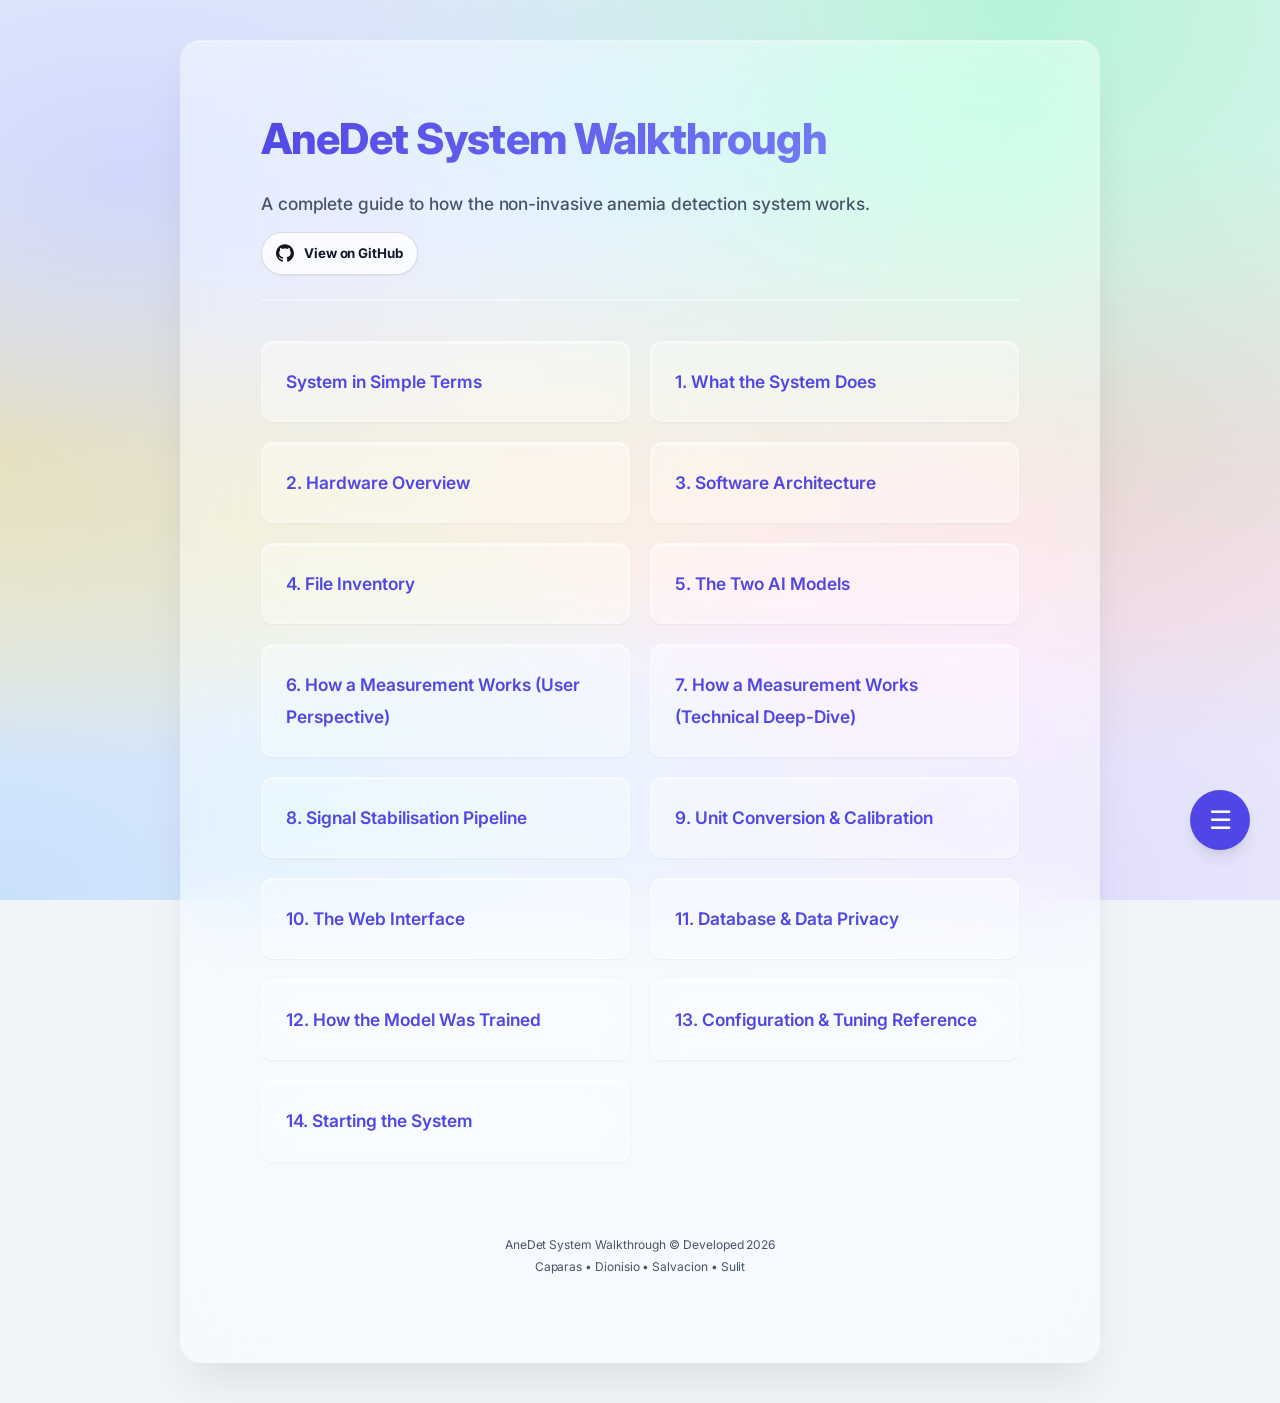
<file: index.html>
<!DOCTYPE html>
<html lang="en">

<head>
  <meta charset="UTF-8">
  <meta name="viewport" content="width=device-width, initial-scale=1.0, maximum-scale=1.0, user-scalable=no">
  <title>AneDet System Walkthrough</title>
  <style>
    @import url('https://fonts.googleapis.com/css2?family=Inter:wght@400;500;600;700&family=Fira+Code:wght@400;500&display=swap');

    :root {
      --primary: #4f46e5;
      --primary-light: #eef2ff;
      --accent: #f59e0b;
      --green: #10b981;
      --red: #ef4444;
      --text: #1e293b;
      --text-secondary: #475569;
      --border: rgba(255, 255, 255, 0.4);
      --bg: #f3f4f6;
      --bg-code: rgba(255, 255, 255, 0.4);
      --bg-note: rgba(224, 231, 255, 0.5);
      --bg-tip: rgba(209, 250, 229, 0.5);
      --bg-important: rgba(254, 243, 199, 0.5);
      --bg-caution: rgba(254, 226, 226, 0.5);
      --shadow-sm: 0 1px 2px 0 rgb(0 0 0 / 0.05);
      --shadow-md: 0 4px 6px -1px rgb(0 0 0 / 0.1), 0 2px 4px -2px rgb(0 0 0 / 0.1);
      --shadow-lg: 0 10px 15px -3px rgb(0 0 0 / 0.1), 0 4px 6px -4px rgb(0 0 0 / 0.1);
      --radius: 12px;
      /* Glass Constants */
      --glass-bg: rgba(255, 255, 255, 0.45);
      --glass-gloss: rgba(255, 255, 255, 0.9);
    }

    * {
      box-sizing: border-box;
      margin: 0;
      padding: 0;
    }

    html {
      scroll-behavior: smooth;
      background-color: #f1f5f9;
      background-image: 
        radial-gradient(at 10% 20%, rgba(199, 210, 254, 0.8) 0px, transparent 50%),
        radial-gradient(at 80% 0%, rgba(167, 243, 208, 0.8) 0px, transparent 50%),
        radial-gradient(at 0% 50%, rgba(253, 230, 138, 0.8) 0px, transparent 50%),
        radial-gradient(at 80% 50%, rgba(254, 202, 202, 0.8) 0px, transparent 50%),
        radial-gradient(at 0% 100%, rgba(191, 219, 254, 0.8) 0px, transparent 50%),
        radial-gradient(at 80% 100%, rgba(221, 214, 254, 0.8) 0px, transparent 50%);
      background-attachment: fixed;
      background-size: cover;
    }

    body {
      font-family: 'Inter', -apple-system, BlinkMacSystemFont, sans-serif;
      font-size: 11.5pt;
      line-height: 1.8;
      color: var(--text);
      max-width: 920px;
      margin: 40px auto;
      padding: 60px 80px;
      border-radius: 20px;
      box-shadow: 0 25px 50px -12px rgba(0, 0, 0, 0.1), inset 0 1px 1px var(--glass-gloss);
      border: 1px solid var(--border);
      position: relative;
      z-index: 1; /* Establishes stacking context without breaking position: fixed */
      -webkit-text-size-adjust: 100%;
    }

    body::before {
      content: "";
      position: absolute;
      top: 0; left: 0; right: 0; bottom: 0;
      /* Massive Glass UI moved to Pseudo-element */
      background: var(--glass-bg);
      backdrop-filter: blur(40px) saturate(180%);
      -webkit-backdrop-filter: blur(40px) saturate(180%);
      border-radius: 20px;
      z-index: -1;
    }

    @media print {
      body {
        padding: 20px 30px;
        font-size: 10pt;
        max-width: none;
      }

      .github-repo-btn {
        display: none;
      }

      .page-break {
        page-break-before: always;
      }

      h2 {
        page-break-after: avoid;
      }

      table,
      pre,
      .callout {
        page-break-inside: avoid;
      }
    }

    h1 {
      font-size: 32pt;
      font-weight: 800;
      letter-spacing: -0.02em;
      margin-bottom: 8px;
      background: linear-gradient(135deg, var(--primary), #818cf8);
      -webkit-background-clip: text;
      -webkit-text-fill-color: transparent;
      padding-bottom: 4px;
      border-bottom: none;
    }

    h1+p.subtitle {
      font-size: 13pt;
      color: var(--text-secondary);
      margin-bottom: 40px;
      font-weight: 500;
      line-height: 1.6;
      border-bottom: 2px solid var(--border);
      padding-bottom: 24px;
    }

    .github-repo-btn {
      display: inline-flex;
      align-items: center;
      gap: 10px;
      margin-top: 14px;
      padding: 10px 14px;
      border-radius: 999px;
      background: rgba(255, 255, 255, 0.78);
      border: 1px solid rgba(15, 23, 42, 0.14);
      color: #0f172a;
      text-decoration: none;
      font-size: 10pt;
      font-weight: 700;
      box-shadow: var(--shadow-sm), inset 0 1px 1px var(--glass-gloss);
      backdrop-filter: blur(8px);
      -webkit-backdrop-filter: blur(8px);
      transition: transform 0.2s ease, box-shadow 0.2s ease, background 0.2s ease;
    }

    .github-repo-btn img {
      width: 18px;
      height: 18px;
      display: block;
    }

    .github-repo-btn:hover {
      background: rgba(255, 255, 255, 0.95);
      transform: translateY(-1px);
      box-shadow: var(--shadow-md), inset 0 1px 1px var(--glass-gloss);
    }

    .github-repo-btn:focus-visible {
      outline: 2px solid var(--primary);
      outline-offset: 2px;
    }

    h2 {
      font-size: 18pt;
      font-weight: 700;
      color: var(--text);
      margin-top: 48px;
      margin-bottom: 16px;
      padding-bottom: 8px;
      border-bottom: 1px solid var(--border);
      display: flex;
      align-items: center;
      gap: 10px;
    }
    
    h2::before {
      content: '';
      display: block;
      width: 4px;
      height: 22px;
      background: var(--primary);
      border-radius: 4px;
    }

    h3 {
      font-size: 14pt;
      font-weight: 600;
      color: var(--text);
      margin-top: 24px;
      margin-bottom: 12px;
    }

    h4 {
      font-size: 11.5pt;
      font-weight: 600;
      color: var(--text-secondary);
      margin-top: 18px;
      margin-bottom: 8px;
      text-transform: uppercase;
      letter-spacing: 0.05em;
    }

    /* ========================================= */
    /*   EDITORIAL BEAUTY & MICRO-TYPOGRAPHY     */
    /* ========================================= */
    
    p {
      margin-bottom: 24px;
      font-size: 11.5pt;
      color: #334155; /* Soft slate for low-fatigue reading */
      line-height: 1.85;
      letter-spacing: -0.005em;
    }

    /* Editorial Lead Paragraphs */
    h3 + p {
      font-size: 12.5pt;
      color: var(--text);
      font-weight: 500;
      letter-spacing: -0.01em;
      border-left: 3px solid rgba(79, 70, 229, 0.4);
      padding-left: 16px;
      margin-top: 16px;
      margin-bottom: 28px;
    }

    /* Transform Boring Lists into Glass Cards */
    ul, ol {
      margin-top: 20px;
      margin-bottom: 30px;
      padding-left: 0;
      list-style: none;
      display: grid;
      gap: 12px;
    }

    li {
      background: rgba(255, 255, 255, 0.4);
      border: 1px solid var(--border);
      border-radius: 12px;
      padding: 16px 20px 16px 54px; /* Space for absolute bullet */
      position: relative;
      box-shadow: inset 0 1px 1px var(--glass-gloss);
      backdrop-filter: blur(8px);
      transition: transform 0.2s ease, background 0.2s, box-shadow 0.2s, border-color 0.2s;
      font-size: 11pt;
      color: #334155;
      line-height: 1.6;
    }

    li:hover {
      background: rgba(255, 255, 255, 0.65);
      transform: translateX(6px);
      box-shadow: var(--shadow-sm), inset 0 1px 1px var(--glass-gloss);
      border-color: rgba(79, 70, 229, 0.4);
    }
    
    ul > li::before {
      content: "✦";
      color: var(--primary);
      font-size: 14pt;
      position: absolute;
      left: 20px;
      top: 14px;
    }
    
    ol {
      counter-reset: custom-counter;
    }
    
    ol > li::before {
      counter-increment: custom-counter;
      content: counter(custom-counter);
      background: linear-gradient(135deg, var(--primary) 0%, #818cf8 100%);
      color: white;
      width: 26px;
      height: 26px;
      border-radius: 50%;
      position: absolute;
      left: 16px;
      top: 14px;
      display: flex;
      align-items: center;
      justify-content: center;
      font-size: 9pt;
      font-weight: 700;
      box-shadow: 0 4px 10px rgba(79,70,229,0.3);
    }

    /* Gradient Text Highlights */
    p strong, li strong {
      background: linear-gradient(135deg, var(--primary) 0%, #9333ea 100%);
      -webkit-background-clip: text;
      -webkit-text-fill-color: transparent;
      font-weight: 750;
      letter-spacing: -0.01em;
    }

    strong {
      font-weight: 600;
    }

    code {
      font-family: 'Fira Code', monospace;
      font-size: 9.5pt;
      background: var(--bg-code);
      padding: 2px 5px;
      border-radius: 3px;
      border: 1px solid var(--border);
    }

    pre {
      font-family: 'Fira Code', monospace;
      font-size: 9pt;
      background: var(--bg-code);
      border: 1px solid var(--border);
      border-radius: 6px;
      padding: 14px 18px;
      margin-bottom: 14px;
      overflow-x: auto;
      line-height: 1.5;
      white-space: pre-wrap;
      word-wrap: break-word;
    }

    pre code {
      background: none;
      border: none;
      padding: 0;
      font-size: inherit;
    }

    table {
      width: 100%;
      border-collapse: separate;
      border-spacing: 0;
      margin-bottom: 0; /* Margin handled by wrapper */
      font-size: 10.5pt;
      border-radius: var(--radius);
      overflow: hidden;
      border: 1px solid var(--border);
      background: rgba(255, 255, 255, 0.25);
    }
    
    .table-responsive-wrapper {
      width: 100%;
      overflow-x: auto;
      -webkit-overflow-scrolling: touch;
      margin-bottom: 24px;
      border-radius: var(--radius);
    }

    th {
      background: rgba(255, 255, 255, 0.6);
      color: var(--text-secondary);
      font-weight: 600;
      text-align: left;
      padding: 12px 16px;
      border-bottom: 2px solid rgba(79, 70, 229, 0.25);
      border-right: 1px solid var(--border);
      text-transform: uppercase;
      font-size: 9pt;
      letter-spacing: 0.05em;
    }

    td {
      padding: 14px 16px;
      border-bottom: 1px solid var(--border);
      border-right: 1px solid var(--border);
      vertical-align: top;
      background: transparent;
      color: var(--text);
    }

    th:last-child, td:last-child {
      border-right: none;
    }

    tr:last-child td {
      border-bottom: none;
    }

    tr:hover td {
      background: rgba(255, 255, 255, 0.45);
    }

    .callout {
      border-radius: 12px;
      padding: 18px 24px;
      margin: 20px 0;
      border-left: 5px solid;
      font-size: 10.5pt;
      line-height: 1.6;
      background: rgba(255, 255, 255, 0.4);
      backdrop-filter: blur(8px);
      box-shadow: inset 0 1px 1px var(--glass-gloss);
    }

    .callout-title {
      font-weight: 700;
      margin-bottom: 6px;
      font-size: 11pt;
      display: flex;
      align-items: center;
      gap: 6px;
    }

    .callout.note {
      background: var(--bg-note);
      border-color: var(--primary);
    }

    .callout.note .callout-title {
      color: var(--primary);
    }

    .callout.tip {
      background: var(--bg-tip);
      border-color: var(--green);
    }

    .callout.tip .callout-title {
      color: var(--green);
    }

    .callout.important {
      background: var(--bg-important);
      border-color: var(--accent);
    }

    .callout.important .callout-title {
      color: #e37400;
    }

    .callout.caution {
      background: var(--bg-caution);
      border-color: var(--red);
    }

    .callout.caution .callout-title {
      color: var(--red);
    }

    .diagram-box {
      background: var(--bg-code);
      border: 1px solid var(--border);
      border-radius: 6px;
      padding: 16px;
      margin: 14px 0;
      font-family: 'Fira Code', monospace;
      font-size: 9pt;
      line-height: 1.4;
      white-space: pre;
      overflow-x: auto;
    }

    /* ── Flowchart Component System ─────────────────────────────── */
    .flow {
      display: flex;
      flex-direction: column;
      align-items: center;
      gap: 0;
      margin: 18px 0;
      padding: 20px 10px;
      background: var(--bg-code);
      border: 1px solid var(--border);
      border-radius: 8px;
    }

    .flow-node {
      background: white;
      border: 2px solid var(--primary);
      border-radius: 10px;
      padding: 10px 20px;
      text-align: center;
      font-size: 9.5pt;
      line-height: 1.45;
      max-width: 340px;
      width: 100%;
      position: relative;
    }

    .flow-node strong {
      color: var(--primary);
    }

    .flow-node.accent {
      border-color: var(--accent);
      background: var(--bg-important);
    }

    .flow-node.accent strong {
      color: #e37400;
    }

    .flow-node.green {
      border-color: var(--green);
      background: var(--bg-tip);
    }

    .flow-node.green strong {
      color: var(--green);
    }

    .flow-node.red {
      border-color: var(--red);
      background: var(--bg-caution);
    }

    .flow-node.red strong {
      color: var(--red);
    }

    .flow-node.wide {
      max-width: 420px;
    }

    .flow-node.narrow {
      max-width: 260px;
    }

    .flow-node.start {
      border-radius: 24px;
      background: var(--primary);
      color: white;
      font-weight: 600;
    }

    .flow-node.start strong {
      color: white;
    }

    .flow-node.decision {
      border-radius: 4px;
      transform: none;
      border-color: var(--accent);
      background: #fffbf0;
      font-size: 9pt;
    }

    .flow-arrow {
      display: flex;
      flex-direction: column;
      align-items: center;
      color: var(--primary);
      font-size: 9pt;
      padding: 2px 0;
    }

    .flow-arrow::before {
      content: '';
      display: block;
      width: 2px;
      height: 16px;
      background: var(--primary);
    }

    .flow-arrow::after {
      content: '▼';
      font-size: 10pt;
      line-height: 1;
      margin-top: -3px;
    }

    .flow-arrow .label {
      font-size: 8.5pt;
      color: var(--text-secondary);
      margin-top: 2px;
      font-style: italic;
    }

    .flow-branch {
      display: grid;
      grid-template-columns: 1fr auto 1fr;
      gap: 14px;
      align-items: start;
      width: 100%;
      max-width: 520px;
    }

    .flow-branch-col {
      display: flex;
      flex-direction: column;
      align-items: center;
      gap: 0;
    }

    .flow-branch-label {
      font-size: 9pt;
      font-weight: 600;
      color: var(--text-secondary);
      padding: 4px 10px;
      border-radius: 12px;
      background: white;
      border: 1px solid var(--border);
      margin-bottom: 4px;
    }

    .flow-branch-divider {
      width: 1px;
      background: var(--border);
      min-height: 80px;
      align-self: stretch;
    }

    .flow-connector {
      display: flex;
      align-items: center;
      gap: 8px;
      font-size: 8.5pt;
      color: var(--text-secondary);
    }

    .flow-connector::before,
    .flow-connector::after {
      content: '';
      flex: 1;
      height: 1px;
      background: var(--border);
    }

    /* Hardware stack */
    .hw-stack {
      display: flex;
      flex-direction: column;
      align-items: center;
      gap: 0;
      margin: 18px 0;
      padding: 24px 16px;
      background: var(--bg-code);
      border: 1px solid var(--border);
      border-radius: 8px;
    }

    .hw-box {
      background: white;
      border: 2px solid var(--primary);
      border-radius: 10px;
      padding: 14px 24px;
      text-align: center;
      width: 100%;
      max-width: 340px;
    }

    .hw-box .hw-title {
      font-weight: 700;
      font-size: 11pt;
      color: var(--primary);
    }

    .hw-box .hw-desc {
      font-size: 9pt;
      color: var(--text-secondary);
      margin-top: 2px;
    }

    .hw-link {
      display: flex;
      flex-direction: column;
      align-items: center;
      padding: 4px 0;
    }

    .hw-link::before {
      content: '';
      display: block;
      width: 2px;
      height: 18px;
      background: var(--primary);
    }

    .hw-link-label {
      font-size: 8pt;
      color: var(--text-secondary);
      padding: 2px 8px;
      background: var(--bg-code);
      border-radius: 8px;
      border: 1px solid var(--border);
    }

    .hw-link::after {
      content: '▼';
      display: block;
      color: var(--primary);
      font-size: 10pt;
      line-height: 10px;
      padding-top: 15px;
      background: linear-gradient(var(--primary), var(--primary)) no-repeat center top / 2px 16px;
      margin-top: 1px;
      margin-bottom: -4px;
    }

    .toc {
      background: var(--bg-code);
      border: 1px solid var(--border);
      border-radius: 8px;
      padding: 18px 24px;
      margin: 20px 0 30px 0;
    }

    .toc-title {
      font-weight: 700;
      font-size: 12pt;
      margin-bottom: 10px;
      color: var(--primary);
    }

    .toc ol {
      padding-left: 20px;
      margin: 0;
    }

    .toc li {
      margin-bottom: 3px;
      font-size: 10pt;
    }

    .flow-step {
      display: flex;
      align-items: flex-start;
      margin-bottom: 8px;
    }

    .flow-arrow {
      color: var(--primary);
      font-weight: 700;
      margin-right: 8px;
      flex-shrink: 0;
      font-size: 14pt;
      line-height: 1.4;
    }

    hr {
      border: none;
      border-top: 2px solid var(--border);
      margin: 30px 0;
    }

    .badge {
      display: inline-block;
      padding: 2px 8px;
      border-radius: 4px;
      font-size: 9pt;
      font-weight: 600;
    }

    .badge.normal {
      background: #e6f4ea;
      color: #1e8e3e;
    }

    .badge.mild {
      background: #fef7e0;
      color: #e37400;
    }

    .badge.moderate {
      background: #fce8e6;
      color: #d93025;
    }

    .badge.severe {
      background: #d93025;
      color: white;
    }

    .two-col {
      display: grid;
      grid-template-columns: 1fr 1fr;
      gap: 16px;
      margin-bottom: 14px;
    }

    @media print {
      .two-col {
        grid-template-columns: 1fr 1fr;
      }
    }

    .metric-card {
      background: var(--bg-code);
      border: 1px solid var(--border);
      border-radius: 6px;
      padding: 12px 16px;
      text-align: center;
    }

    .metric-card .value {
      font-size: 20pt;
      font-weight: 700;
      color: var(--primary);
    }

    .metric-card .label {
      font-size: 9pt;
      color: var(--text-secondary);
      margin-top: 2px;
    }

    /* Modern Enhancements */
    .callout, pre, .diagram-box, .flow, .hw-stack, .metric-card, .toc, table {
      box-shadow: var(--shadow-sm);
      border-radius: var(--radius);
      background: #ffffff;
      transition: box-shadow 0.2s ease, transform 0.2s ease;
    }
    .callout:hover, pre:hover, .diagram-box:hover, .flow:hover, .hw-stack:hover, .metric-card:hover, .toc:hover {
      box-shadow: var(--shadow-md);
      transform: translateY(-1px);
    }
    .hw-box, .flow-node {
      box-shadow: var(--shadow-sm);
      border-radius: var(--radius);
      border-width: 1.5px;
    }
    .badge {
      box-shadow: var(--shadow-sm);
    }
    
    /* TOC Floating Button & Modal */
    #tocBtn {
      position: fixed;
      bottom: 50px;
      right: 30px;
      background: var(--primary);
      color: white;
      border: none;
      border-radius: 50%;
      width: 60px;
      height: 60px;
      font-size: 26px;
      box-shadow: var(--shadow-lg);
      cursor: pointer;
      z-index: 1000;
      transition: transform 0.25s cubic-bezier(0.34, 1.56, 0.64, 1), background 0.2s;
      display: flex;
      align-items: center;
      justify-content: center;
    }
    #tocBtn:hover {
      transform: scale(1.08) translateY(-2px);
      background: #4338ca;
    }
    #tocModal {
      position: fixed;
      bottom: 120px;
      right: 30px;
      width: 340px;
      max-height: 70vh;
      background: rgba(255, 255, 255, 0.45);
      backdrop-filter: blur(40px) saturate(160%);
      -webkit-backdrop-filter: blur(40px) saturate(160%);
      border-radius: var(--radius);
      box-shadow: 0 14px 40px rgba(0, 0, 0, 0.15),
                  inset 0 1px 3px rgba(255, 255, 255, 0.9),
                  inset 0 -1px 2px rgba(0, 0, 0, 0.05),
                  inset 1px 0px 2px rgba(255, 255, 255, 0.6);
      border: 1px solid rgba(255, 255, 255, 0.8);
      padding: 24px 10px 24px 24px; /* Reduced right padding to fit wide scrollbar nicely */
      opacity: 0;
      pointer-events: none;
      transform: translateY(20px) scale(0.95);
      transition: opacity 0.3s cubic-bezier(0.4, 0, 0.2, 1), transform 0.3s cubic-bezier(0.4, 0, 0.2, 1);
      z-index: 999;
      /* ALWAYS show scrollbar so it acts as a constant interactive guide */
      overflow-y: scroll;
      -webkit-overflow-scrolling: touch; /* Fast scroll on iOS */
      scrollbar-width: auto; /* Standard cross-browser */
      scrollbar-color: rgba(79, 70, 229, 0.6) rgba(0, 0, 0, 0.05);
    }
    
    /* Scrollbar Guide for TOC Modal */
    #tocModal::-webkit-scrollbar {
      -webkit-appearance: none;
      appearance: none;
      width: 12px; /* Wider scrollbar to be easily clickable */
    }
    #tocModal::-webkit-scrollbar-track {
      background: rgba(0, 0, 0, 0.05); /* Darker track so the boundary is visible */
      border-radius: 10px;
      margin: 10px 0;
    }
    #tocModal::-webkit-scrollbar-thumb {
      background: rgba(79, 70, 229, 0.5); /* Much more visible thumb color */
      border-radius: 10px;
      border: 2px solid rgba(255,255,255,0.92); /* Padding effect inside the track */
    }
    #tocModal::-webkit-scrollbar-thumb:hover {
      background: rgba(79, 70, 229, 0.8); 
    }
    #tocModal.show {
      opacity: 1;
      pointer-events: auto;
      transform: translateY(0) scale(1);
    }
    #tocModal h3 {
      margin-top: 0;
      margin-bottom: 16px;
      font-size: 14pt;
      color: var(--primary);
      border-bottom: 2px solid var(--border);
      padding-bottom: 8px;
    }
    .toc-item {
      display: block;
      padding: 8px 12px;
      color: var(--text-secondary);
      text-decoration: none;
      border-radius: 8px;
      transition: background 0.2s, color 0.2s, padding-left 0.2s;
      font-size: 10.5pt;
      margin-bottom: 2px;
    }
    .toc-item:hover {
      background: var(--primary-light);
      color: var(--primary);
      font-weight: 600;
      padding-left: 16px;
    }

    /* === SPA Layout CSS === */
    .section-container {
      display: none;
      animation: fadeIn 0.4s ease forwards;
    }
    .section-container.active {
      display: block;
    }

    #homepage-grid {
      display: grid;
      grid-template-columns: repeat(auto-fill, minmax(320px, 1fr));
      gap: 20px;
      margin-top: 30px;
      margin-bottom: 40px;
    }
    .home-card {
      background: rgba(255, 255, 255, 0.35);
      backdrop-filter: blur(16px) saturate(140%);
      -webkit-backdrop-filter: blur(16px) saturate(140%);
      border: 1px solid var(--border);
      border-radius: var(--radius);
      padding: 24px;
      cursor: pointer;
      box-shadow: var(--shadow-sm), inset 0 1px 2px var(--glass-gloss);
      transition: box-shadow 0.2s ease, transform 0.2s ease, border-color 0.2s, background 0.2s;
      display: flex;
      flex-direction: column;
    }
    .home-card:hover {
      background: rgba(255, 255, 255, 0.65);
      box-shadow: var(--shadow-lg), inset 0 1px 2px var(--glass-gloss);
      transform: translateY(-3px);
      border-color: var(--primary);
    }
    .home-card h3 {
      margin-top: 0;
      color: var(--primary);
      font-size: 13pt;
      margin-bottom: 0;
    }
    
    @keyframes fadeIn {
      from { opacity: 0; transform: translateY(10px); }
      to { opacity: 1; transform: translateY(0); }
    }
    
    .back-to-home-btn {
      display: flex;
      justify-content: center;
      align-items: center;
      width: 100%;
      box-sizing: border-box;
      gap: 10px;
      padding: 16px 24px;
      background: var(--primary-light);
      color: var(--primary);
      border: 1px solid rgba(79, 70, 229, 0.2);
      border-radius: 12px;
      font-weight: 700;
      cursor: pointer;
      margin-bottom: 30px;
      transition: background 0.2s, transform 0.2s, box-shadow 0.2s;
      font-size: 11.5pt;
      box-shadow: 0 4px 6px rgba(79, 70, 229, 0.05);
    }
    .back-to-home-btn:hover {
      background: #c7d2fe;
      transform: translateY(-2px);
      box-shadow: 0 6px 12px rgba(79, 70, 229, 0.1);
    }
    
    /* Section Pagination Bottom Bar */
    .section-pagination {
      display: flex;
      justify-content: space-between;
      align-items: stretch;
      margin-top: 60px;
      padding-top: 30px;
      border-top: 1px solid rgba(79,70,229,0.15);
      gap: 20px;
    }
    
    .pagination-btn {
      flex: 1;
      display: flex;
      flex-direction: column;
      padding: 20px 24px;
      background: rgba(255, 255, 255, 0.4);
      border: 1px solid var(--border);
      border-radius: 16px;
      color: var(--text);
      cursor: pointer;
      transition: background 0.2s, transform 0.2s, box-shadow 0.2s, border-color 0.2s;
      box-shadow: inset 0 1px 1px var(--glass-gloss);
      backdrop-filter: blur(12px);
      text-align: left;
    }
    .pagination-btn:hover {
      background: rgba(255, 255, 255, 0.75);
      border-color: rgba(79, 70, 229, 0.4);
      transform: translateY(-3px);
      box-shadow: inset 0 1px 1px var(--glass-gloss), 0 8px 16px rgba(79,70,229,0.08);
    }
    .pagination-btn.next {
      align-items: flex-end;
      text-align: right;
    }
    .pagination-label {
      font-size: 10pt;
      text-transform: uppercase;
      letter-spacing: 0.05em;
      color: var(--text-secondary);
      font-weight: 600;
      margin-bottom: 8px;
    }
    .pagination-title {
      font-size: 12pt;
      font-weight: 700;
      color: var(--primary);
      line-height: 1.4;
      display: -webkit-box;
      -webkit-line-clamp: 2;
      -webkit-box-orient: vertical;
      overflow: hidden;
    }

    /* Desktop default: hide the mobile swipe hint */
    .table-swipe-hint {
      display: none;
    }

    /* Mobile Responsive Hooks */
    @media (max-width: 768px) {
      body {
        margin: 15px 12px;
        padding: 24px 20px;
        font-size: 12.5pt; /* Scaled for readability without wrapping issues */
        line-height: 1.6;
        border-radius: 16px;
      }
      body::before {
        border-radius: 16px;
      }
      #homepage-grid {
        grid-template-columns: 1fr; /* Force single column on phones */
        gap: 16px;
        margin-top: 20px;
      }
      .github-repo-btn {
        margin-top: 12px;
      }
      .table-swipe-hint {
        display: flex;
        align-items: center;
        font-size: 9.5pt;
        color: var(--primary);
        margin-bottom: 8px;
        font-weight: 600;
        opacity: 0.9;
        margin-top: -6px; /* slightly pull up toward previous text */
      }
      .table-swipe-hint::before {
        content: "⟷";
        font-size: 14pt;
        margin-right: 6px;
        line-height: 1;
        animation: swipe-hint 2.5s infinite ease-in-out;
      }
      @keyframes swipe-hint {
        0%, 100% { transform: translateX(0); }
        50% { transform: translateX(6px); }
      }
      th, td {
        white-space: normal;
        min-width: 140px; /* Constrains column squishing while allowing beautiful wraps */
      }
      td code {
        white-space: nowrap; /* Keeps technical paths on a single line */
      }
      .section-pagination {
        flex-direction: column;
        gap: 16px;
      }
      .pagination-btn {
        width: 100%;
        align-items: center !important;
        text-align: center !important;
      }
      h1 {
        font-size: 24pt;
        line-height: 1.2;
      }
      h2 {
        font-size: 18pt;
      }
      h3 {
        font-size: 15pt;
      }
      pre {
        font-size: 10.5pt;
        padding: 16px;
      }
      .two-col {
        grid-template-columns: 1fr;
      }
      .flow-branch {
        grid-template-columns: 1fr;
        gap: 16px;
      }
      .flow-branch-divider {
        display: none;
      }
      .flow-node {
        font-size: 11pt;
      }
      
      /* Make Floating Button Larger for Touch */
      #tocBtn {
        width: 76px;
        height: 76px;
        font-size: 32px;
        bottom: 50px;
        right: 24px;
      }
      
      /* Make Modal Wider and Links Larger */
      #tocModal {
        width: calc(100% - 48px);
        bottom: 140px;
        right: 24px;
        max-height: 65vh;
        padding: 24px 14px 24px 20px;
      }
      #tocModal h3 {
        font-size: 18pt;
      }
      .toc-item {
        font-size: 13pt;
        padding: 14px 16px;
        margin-bottom: 6px;
      }
    }
  </style>
</head>

<body>

  <h1>AneDet System Walkthrough</h1>
  <p class="subtitle">
    A complete guide to how the non-invasive anemia detection system works.
    <br>
    <a
      class="github-repo-btn"
      href="https://github.com/adobong-sunog/AneDet"
      target="_blank"
      rel="noopener noreferrer"
      aria-label="Open AneDet repository on GitHub"
      title="Open GitHub repository"
    >
      <img src="static/github-icon.svg" alt="GitHub icon">
      <span>View on GitHub</span>
    </a>
  </p>

  <!-- ═══════════════════════════════════════════════════════════════════ -->
  <h2>System in Simple Terms</h2>

  <div class="callout note">
    <div class="callout-title">&#9432; Note</div>
    This section explains the entire system in simple terms. If you already understand machine learning in AI and
    software, you can skip
    ahead to Section 1.
  </div>

  <h3>What is Anemia?</h3>
  <p>Anemia is a condition where your blood doesn&rsquo;t have enough <strong>hemoglobin</strong> (Hb) &mdash; the
    protein in red blood cells that carries oxygen around your body. When hemoglobin is too low, you may feel tired,
    weak, or dizzy.</p>
  <p>Normally, to check for anemia, a nurse draws blood from your arm and sends it to a laboratory. This takes time,
    costs money, and requires a needle. <strong>AneDet tries to do the same check without any needles or blood</strong>
    &mdash; just by looking at your fingernail with a camera.</p>

  <h3>How Can a Camera Detect Anemia?</h3>
  <p>The colour of your <strong>fingernail bed</strong> (the pink area under your nail) changes depending on how much
    hemoglobin is in your blood:</p>
  <ul>
    <li><strong>Healthy blood</strong> (high hemoglobin) &rarr; the nail bed looks <strong>pink or reddish</strong></li>
    <li><strong>Anemic blood</strong> (low hemoglobin) &rarr; the nail bed looks <strong>pale or whitish</strong></li>
  </ul>
  <p>This is actually the same thing doctors check during a physical exam &mdash; they press your nail and look at the
    colour. AneDet does this automatically with a camera and artificial intelligence.</p>

  <h3>What Does the System Look Like?</h3>
  <p>The system is a small device with three parts:</p>
  <ol>
    <li><strong>A small computer</strong> (Raspberry Pi 5) &mdash; about the size of a credit card</li>
    <li><strong>A camera</strong> (Raspberry Pi Camera Module 3) &mdash; points at the patient&rsquo;s finger</li>
    <li><strong>A touchscreen</strong> (5 inches) &mdash; shows the results and lets the operator control the system
    </li>
  </ol>
  <p>Everything runs on this small device. It does <strong>not</strong> need an internet connection &mdash; all the
    intelligence is built in.</p>

  <h3>How Does a Test Work?</h3>
  <p>A typical test takes about <strong>26 seconds</strong> and works like this:</p>
  <ol>
    <li><strong>Place your finger</strong> &mdash; The patient holds their index finger or including middle and ring
      finger in front of the camera, about
      10&ndash;15 cm away</li>
    <li><strong>The system finds the nail</strong> &mdash; The first AI automatically locates the fingernail in the
      camera image (like how your phone camera finds faces)</li>
    <li><strong>The system reads the colour</strong> &mdash; The second AI examines the nail colour and the skin colour
      next to it. It compares them to hundreds of examples it has seen before</li>
    <li><strong>It takes many readings</strong> &mdash; Over 16 seconds, the system takes about 20 separate readings and
      combines them to get a reliable result</li>
    <li><strong>The result appears on screen</strong> &mdash; A hemoglobin number (like &ldquo;13.2 g/dL&rdquo;) and a
      status (&ldquo;Normal&rdquo;, &ldquo;Borderline&rdquo;, or &ldquo;Anemia&rdquo;)</li>
  </ol>

  <h3>What Do the Results Mean?</h3>

  <table>
    <tr>
      <th>Result on Screen</th>
      <th>What It Means</th>
      <th>What to Do</th>
    </tr>
    <tr>
      <td><span class="badge normal">Normal</span></td>
      <td>Hemoglobin is above 12.2 g/dL. Blood appears healthy.</td>
      <td>No action needed for anemia.</td>
    </tr>
    <tr>
      <td><span class="badge mild">Borderline</span></td>
      <td>Hemoglobin is between 12.0 and 12.2 g/dL. Too close to call.</td>
      <td>Consider a follow-up lab test to be sure.</td>
    </tr>
    <tr>
      <td><span class="badge mild">Mild Anemia</span></td>
      <td>Hemoglobin is between 10.0 and 11.9 g/dL.</td>
      <td>Refer to a doctor for a confirmatory blood test.</td>
    </tr>
    <tr>
      <td><span class="badge moderate">Moderate Anemia</span></td>
      <td>Hemoglobin is between 8.0 and 9.9 g/dL.</td>
      <td>Refer to a doctor promptly.</td>
    </tr>
    <tr>
      <td><span class="badge severe">Severe Anemia</span></td>
      <td>Hemoglobin is below 8.0 g/dL.</td>
      <td>Urgent medical attention needed.</td>
    </tr>
  </table>

  <div class="callout caution">
    <div class="callout-title">&#9888;&#65039; Important Reminder</div>
    AneDet is a <strong>screening tool</strong>, not a medical diagnosis. Think of it like a thermometer &mdash; it can
    tell you something might be wrong, but a doctor still needs to confirm with a proper blood test. <strong>Never use
      this result alone to make treatment decisions.</strong>
  </div>

  <h3>How Accurate Is It?</h3>
  <p>Based on testing with 673 patients:</p>
  <ul>
    <li><strong>Sensitivity: ~82%</strong> &mdash; Out of 100 anemic patients, the system correctly identifies about 82
      of them</li>
    <li><strong>Specificity: ~80%</strong> &mdash; Out of 100 healthy patients, the system correctly identifies about 80
      of them</li>
    <li><strong>Average error: about 1.3 g/dL</strong> &mdash; The system&rsquo;s estimate is typically within 1.3 g/dL
      of the true lab value</li>
  </ul>
  <p>This means the system is <strong>useful for screening</strong> (quickly checking many people) but is <strong>not a
      replacement for laboratory blood tests</strong>. Some healthy people may be flagged as anemic, and some anemic
    people may be missed.</p>

  <h3>How Does the AI &ldquo;Learn&rdquo; to Read Nail Colour?</h3>
  <p>Think of it like training a new doctor:</p>
  <ol>
    <li><strong>Show many examples</strong> &mdash; The AI was shown 673 photos of fingernails from different patients,
      along with their actual hemoglobin levels from lab blood tests</li>
    <li><strong>Let it find patterns</strong> &mdash; The AI gradually learned which nail colours correspond to which
      hemoglobin levels. Paler nails generally mean lower hemoglobin</li>
    <li><strong>Test it on new patients</strong> &mdash; After training, the AI was tested on patients it had never seen
      before to make sure it works on strangers, not just the people it practised on</li>
  </ol>
  <p>The AI also looks at the <strong>skin colour next to the nail</strong> as a reference. This helps compensate for
    different lighting conditions &mdash; just like how a human would compare &ldquo;is the nail paler <em>than the
      surrounding skin</em>?&rdquo; rather than judging nail colour in isolation.</p>

  <h3>Why Does It Take 20 Readings Instead of Just One?</h3>
  <p>Imagine you&rsquo;re trying to weigh yourself on a shaky scale. One reading might say 70 kg, the next might say 72
    kg, and the next 69 kg. None of them are perfectly accurate. But if you take 20 readings and use the <strong>middle
      value</strong>, you get a much more reliable answer.</p>
  <p>The AI works the same way &mdash; each individual prediction has some uncertainty, so the system takes many
    readings, throws out the obvious outliers, and uses the stable middle value as the final result.</p>

  <h3>What Are the Safety Features?</h3>
  <p>The system has several built-in safety measures:</p>
  <ul>
    <li><strong>Focus check</strong> &mdash; If the camera image is blurry, the system waits until it&rsquo;s sharp
      before taking readings</li>
    <li><strong>Confidence check</strong> &mdash; If the AI isn&rsquo;t confident it found the nail, it won&rsquo;t take
      a reading</li>
    <li><strong>Outlier removal</strong> &mdash; If one reading is wildly different from the others, it&rsquo;s
      automatically discarded</li>
    <li><strong>Minimum samples</strong> &mdash; If fewer than 6 good readings were collected, the system says &ldquo;No
      Valid Reading&rdquo; instead of guessing</li>
    <li><strong>Borderline band</strong> &mdash; Results very close to the anemia boundary (12.0&ndash;12.2 g/dL) are
      labelled &ldquo;Borderline&rdquo; instead of being forced into Normal or Anemia</li>
  </ul>

  <hr>

  <div class="callout tip">
    <div class="callout-title">&#128161; End of Plain English Guide</div>
    Everything below this point is the <strong>technical documentation</strong>. It explains exactly how each component
    works at the code level.
  </div>

  <div class="toc">
    <div class="toc-title">Table of Contents</div>
    <ol start="0">
      <li>Plain English Guide (above)</li>
      <li>What the System Does</li>
      <li>Hardware Overview</li>
      <li>Software Architecture</li>
      <li>File Inventory</li>
      <li>The Two AI Models</li>
      <li>How a Measurement Works (User Perspective)</li>
      <li>How a Measurement Works (Technical Deep-Dive)</li>
      <li>Signal Stabilisation Pipeline</li>
      <li>Unit Conversion &amp; Calibration</li>
      <li>The Web Interface</li>
      <li>Database &amp; Data Privacy</li>
      <li>How the Model Was Trained</li>
      <li>Configuration &amp; Tuning Reference</li>
      <li>Starting the System</li>
    </ol>
  </div>

  <!-- ═══════════════════════════════════════════════════════════════════ -->
  <h2>1. What the System Does</h2>

  <p>AneDet is a <strong>non-invasive anemia screening tool</strong>. Instead of drawing blood, it:</p>
  <ol>
    <li><strong>Points a camera at the patient's fingernail</strong> (index finger)</li>
    <li><strong>Detects the nail</strong> automatically using a YOLO object detection model</li>
    <li><strong>Analyses the nail colour</strong> using a MobileNetV3 regression model</li>
    <li><strong>Estimates the hemoglobin (Hb) level</strong> in g/dL</li>
    <li><strong>Classifies the result</strong> as Normal, Mild Anemia, Moderate Anemia, or Severe Anemia</li>
  </ol>

  <p>The system runs entirely on-device &mdash; no internet connection is needed. The whole process takes about
    <strong>26 seconds</strong> per reading.
  </p>

  <h3>Clinical Thresholds (g/dL)</h3>

  <table>
    <tr>
      <th>Status</th>
      <th>Hb Range</th>
    </tr>
    <tr>
      <td><span class="badge normal">Normal</span></td>
      <td>&gt; 12.2 g/dL</td>
    </tr>
    <tr>
      <td><span class="badge mild">Borderline</span></td>
      <td>12.0 &ndash; 12.2 g/dL</td>
    </tr>
    <tr>
      <td><span class="badge mild">Mild Anemia</span></td>
      <td>10.0 &ndash; 11.9 g/dL</td>
    </tr>
    <tr>
      <td><span class="badge moderate">Moderate Anemia</span></td>
      <td>8.0 &ndash; 9.9 g/dL</td>
    </tr>
    <tr>
      <td><span class="badge severe">Severe Anemia</span></td>
      <td>&lt; 8.0 g/dL</td>
    </tr>
  </table>

  <div class="callout tip">
    <div class="callout-title">&#128161; Borderline Band</div>
    The <strong>Borderline</strong> band (12.0&ndash;12.2 g/dL) is a deliberate buffer zone. Values in this range are
    too close to the anemia boundary to classify confidently, so the system labels them as &ldquo;Borderline&rdquo;
    rather than making a potentially wrong call.
  </div>

  <div class="callout note">
    <div class="callout-title">&#9432; Screening Tool Disclaimer</div>
    These thresholds are roughly aligned with WHO guidelines. The system is intended as a <strong>screening
      tool</strong>, not a diagnostic device &mdash; positive results should be confirmed with a laboratory blood test.
  </div>

  <!-- ═══════════════════════════════════════════════════════════════════ -->
  <h2 class="page-break">2. Hardware Overview</h2>

  <p>The system runs on three physical components:</p>

  <div class="hw-stack">
    <div class="hw-box">
      <div class="hw-title">5-inch Touchscreen</div>
      <div class="hw-desc">Shows the web UI via Chromium browser</div>
    </div>
    <div class="hw-link"><span class="hw-link-label">DSI / HDMI</span></div>
    <div class="hw-box">
      <div class="hw-title">Raspberry Pi 5</div>
      <div class="hw-desc">Runs Flask server + AI models</div>
    </div>
    <div class="hw-link"><span class="hw-link-label">CSI ribbon cable</span></div>
    <div class="hw-box">
      <div class="hw-title">Camera Module 3</div>
      <div class="hw-desc">640&times;480, continuous autofocus</div>
    </div>
  </div>

  <h3>Camera Configuration</h3>
  <p>The <strong>Raspberry Pi Camera Module 3</strong> has autofocus, which is critical for close-up nail imaging at
    10&ndash;15 cm distance.</p>

  <table>
    <tr>
      <th>Setting</th>
      <th>Value</th>
      <th>Why</th>
    </tr>
    <tr>
      <td>Resolution</td>
      <td>640 &times; 480</td>
      <td>Fast enough for real-time processing on Pi 5</td>
    </tr>
    <tr>
      <td>Format</td>
      <td>RGB888</td>
      <td>Direct BGR in memory &mdash; no conversion needed for OpenCV</td>
    </tr>
    <tr>
      <td>Autofocus Mode</td>
      <td>Continuous + Fast</td>
      <td>Keeps the nail sharp as the user adjusts position</td>
    </tr>
    <tr>
      <td>Fallback Focus</td>
      <td>Manual, LensPosition = 8.0</td>
      <td>~12.5 cm focal distance if autofocus is unavailable</td>
    </tr>
  </table>

  <!-- ═══════════════════════════════════════════════════════════════════ -->
  <h2 class="page-break">3. Software Architecture</h2>

  <p>The system is a <strong>Flask web application</strong> that runs locally on the Pi. The user interacts with it
    through a Chromium browser (typically launched in kiosk mode on the 5-inch display).</p>

  <h3>Thread Architecture</h3>

  <p>There are <strong>3 concurrent execution contexts</strong>:</p>

  <table>
    <tr>
      <th>Thread</th>
      <th>Role</th>
      <th>Heavy Work?</th>
    </tr>
    <tr>
      <td><strong>Flask Main</strong></td>
      <td>Serves HTML, handles API calls (<code>/start_session</code>, <code>/get_result</code>,
        <code>/save_measurement</code>)
      </td>
      <td>No &mdash; lightweight HTTP</td>
    </tr>
    <tr>
      <td><strong>Inference Worker</strong></td>
      <td>Runs YOLO nail detection, evaluates focus sharpness, runs ONNX Hb model</td>
      <td><strong>Yes</strong> &mdash; all AI runs here</td>
    </tr>
    <tr>
      <td><strong>Frame Generator</strong></td>
      <td>Captures camera frames, draws bounding boxes + status overlay, encodes JPEG, streams via MJPEG</td>
      <td>Moderate &mdash; image encoding only</td>
    </tr>
  </table>

  <div class="hw-stack">
    <div class="hw-box">
      <div class="hw-title">Flask Main Thread</div>
      <div class="hw-desc">Serves web pages + API endpoints</div>
    </div>
    <div class="hw-link"><span class="hw-link-label">starts via /video_feed</span></div>
    <div class="hw-box">
      <div class="hw-title">Frame Generator</div>
      <div class="hw-desc">Captures frames, draws overlays, streams MJPEG<br>Reads from InferenceState</div>
    </div>
    <div class="hw-link"><span class="hw-link-label">spawns</span></div>
    <div class="hw-box" style="border-color: var(--accent); background: var(--bg-important);">
      <div class="hw-title" style="color: #e37400;">Inference Worker Thread</div>
      <div class="hw-desc">YOLO detection + focus eval + ONNX Hb inference<br>
        Writes to &rarr; InferenceState (mutex-locked)<br>
        Writes to &rarr; Session State (mutex-locked)<br>
        Reads from &rarr; Picamera2 (mutex-locked)</div>
    </div>
  </div>

  <div class="callout important">
    <div class="callout-title">&#9888;&#65039; Why separate the inference worker from the frame generator?</div>
    YOLO detection and ONNX inference take ~0.4&ndash;0.8 seconds each on Pi 5. If these ran inside the frame generator,
    the video stream would freeze during every inference step. By putting heavy computation in a background thread, the
    MJPEG stream stays smooth (~10&ndash;15 FPS) while inference runs independently.
  </div>

  <h3>Shared State: InferenceState</h3>
  <p>The <code>InferenceState</code> dataclass acts as the communication channel between the inference worker and frame
    generator:</p>

  <table>
    <tr>
      <th>Field</th>
      <th>Type</th>
      <th>Purpose</th>
    </tr>
    <tr>
      <td><code>cached_boxes</code></td>
      <td>list</td>
      <td>YOLO bounding boxes for overlay drawing</td>
    </tr>
    <tr>
      <td><code>smoothed_nail_box</code></td>
      <td>list</td>
      <td>EMA-smoothed nail position for stable inference</td>
    </tr>
    <tr>
      <td><code>best_live_nail_conf</code></td>
      <td>float</td>
      <td>Highest nail detection confidence</td>
    </tr>
    <tr>
      <td><code>focus_ok</code></td>
      <td>bool</td>
      <td>Is the image sharp enough?</td>
    </tr>
    <tr>
      <td><code>smoothed_hb</code></td>
      <td>float</td>
      <td>EMA-smoothed Hb value for display</td>
    </tr>
    <tr>
      <td><code>hb_history</code></td>
      <td>deque(15)</td>
      <td>Rolling window of raw Hb predictions</td>
    </tr>
    <tr>
      <td><code>quality_ok</code></td>
      <td>bool</td>
      <td>Combined nail + focus quality check</td>
    </tr>
    <tr>
      <td><code>quality_score</code></td>
      <td>int</td>
      <td>0&ndash;100 score for UI progress bar</td>
    </tr>
    <tr>
      <td><code>quality_tip</code></td>
      <td>str</td>
      <td>User guidance text</td>
    </tr>
  </table>

  <!-- ═══════════════════════════════════════════════════════════════════ -->
  <h2 class="page-break">4. File Inventory</h2>

  <h3>Core Application Files</h3>
  <table>
    <tr>
      <th>File</th>
      <th>Purpose</th>
    </tr>
    <tr>
      <td><code>app2.py</code></td>
      <td><strong>Main application</strong> &mdash; Flask server, camera control, YOLO + ONNX inference, all routes</td>
    </tr>
    <tr>
      <td><code>hb_regressor.onnx</code></td>
      <td>FP32 ONNX hemoglobin regression model (4.0 MB)</td>
    </tr>
    <tr>
      <td><code>hb_regressor_config.json</code></td>
      <td>Model configuration: skin feature normalisation stats, calibration params, threshold</td>
    </tr>
    <tr>
      <td><code>best.pt</code></td>
      <td>YOLO nail detection model (expected in the working directory)</td>
    </tr>
    <tr>
      <td><code>templates/index.html</code></td>
      <td>Web UI template (Flask renders this)</td>
    </tr>
    <tr>
      <td><code>static/style.css</code></td>
      <td>UI styling</td>
    </tr>
    <tr>
      <td><code>static/script.js</code></td>
      <td>Frontend JavaScript (session control, polling, virtual keyboard)</td>
    </tr>
  </table>

  <h3>Training &amp; Evaluation Files</h3>
  <table>
    <tr>
      <th>File</th>
      <th>Purpose</th>
    </tr>
    <tr>
      <td><code>train_hb_regressor.py</code></td>
      <td>Training script that produces the ONNX model and config JSON</td>
    </tr>
    <tr>
      <td><code>hb_regressor_best.pt</code></td>
      <td>PyTorch checkpoint (best model weights)</td>
    </tr>
    <tr>
      <td><code>hb_regressor_training_summary.json</code></td>
      <td>Full training report: metrics, cross-validation, seed stability</td>
    </tr>
    <tr>
      <td><code>hb_regressor_cv_summary.json</code></td>
      <td>3-fold cross-validation results</td>
    </tr>
    <tr>
      <td><code>hb_regressor_seed_runs.csv</code></td>
      <td>Per-seed training metrics comparison</td>
    </tr>
  </table>

  <h3>Data</h3>
  <table>
    <tr>
      <th>Path</th>
      <th>Content</th>
    </tr>
    <tr>
      <td><code>data2/metadata.csv</code></td>
      <td>673 patients, Hb levels, bounding box annotations</td>
    </tr>
    <tr>
      <td><code>data2/photo/</code></td>
      <td>Patient fingernail images</td>
    </tr>
  </table>

  <!-- ═══════════════════════════════════════════════════════════════════ -->
  <h2 class="page-break">5. The Two AI Models</h2>

  <p>The system uses <strong>two models in sequence</strong>: one to find the nail, one to predict hemoglobin.</p>

  <h3>Model 1: YOLO Nail Detector (<code>best.pt</code>)</h3>
  <table>
    <tr>
      <th>Property</th>
      <th>Value</th>
    </tr>
    <tr>
      <td>Purpose</td>
      <td>Locate the fingernail in the camera frame</td>
    </tr>
    <tr>
      <td>Architecture</td>
      <td>YOLOv8 (Ultralytics)</td>
    </tr>
    <tr>
      <td>Input</td>
      <td>Full camera frame (640&times;480)</td>
    </tr>
    <tr>
      <td>Output</td>
      <td>Bounding boxes with class ID and confidence score</td>
    </tr>
    <tr>
      <td>Class 0</td>
      <td>Nail</td>
    </tr>
    <tr>
      <td>Live inference size</td>
      <td>416 pixels (faster for real-time)</td>
    </tr>
    <tr>
      <td>Session inference size</td>
      <td>640 pixels (more accurate for Hb prediction)</td>
    </tr>
    <tr>
      <td>Run frequency</td>
      <td>Every 0.4 seconds</td>
    </tr>
  </table>

  <p>Every 0.4 seconds, the inference worker runs YOLO on the latest camera frame. It finds all nail bounding boxes,
    picks the one with the highest confidence, and smooths its position using an exponential moving average (EMA) to
    reduce jitter.</p>

  <h3>Model 2: Hemoglobin Regressor (<code>hb_regressor.onnx</code>)</h3>
  <table>
    <tr>
      <th>Property</th>
      <th>Value</th>
    </tr>
    <tr>
      <td>Purpose</td>
      <td>Predict hemoglobin level from nail + skin colour</td>
    </tr>
    <tr>
      <td>Architecture</td>
      <td>MobileNetV3-Small backbone + linear regression head</td>
    </tr>
    <tr>
      <td>Input 1</td>
      <td><code>image</code>: nail crop resized to 224&times;224&times;3, ImageNet-normalised</td>
    </tr>
    <tr>
      <td>Input 2</td>
      <td><code>skin_features</code>: 6 Lab colour values (nail L,a,b + skin L,a,b)</td>
    </tr>
    <tr>
      <td>Output</td>
      <td><code>hb_prediction</code>: single float in g/L</td>
    </tr>
    <tr>
      <td>Runtime</td>
      <td>ONNX Runtime, CPUExecutionProvider, 4 threads</td>
    </tr>
    <tr>
      <td>Run frequency</td>
      <td>Every 0.8 seconds during acquisition phase</td>
    </tr>
  </table>

  <h3>How the 6 Skin Features Are Computed</h3>

  <pre><code>def compute_nail_skin_ratio(nail_patch, skin_patch):
    nail_lab = cv2.cvtColor(nail_patch, cv2.COLOR_BGR2Lab)
    skin_lab = cv2.cvtColor(skin_patch, cv2.COLOR_BGR2Lab)
    nail_mean = nail_lab.reshape(-1, 3).mean(axis=0)   # → 3 values (L, a, b)
    skin_mean = skin_lab.reshape(-1, 3).mean(axis=0)   # → 3 values (L, a, b)
    return [nail_L, nail_a, nail_b, skin_L, skin_a, skin_b]  # → 6 total</code></pre>

  <p>These features are then <strong>z-normalised</strong> using training-set statistics from
    <code>hb_regressor_config.json</code>:
  </p>

  <table>
    <tr>
      <th>Feature</th>
      <th>Mean</th>
      <th>Std</th>
      <th>Interpretation</th>
    </tr>
    <tr>
      <td>Nail L</td>
      <td>153.4</td>
      <td>18.3</td>
      <td>Nail lightness</td>
    </tr>
    <tr>
      <td>Nail a</td>
      <td>140.3</td>
      <td>2.2</td>
      <td>Nail red-green <em>(key anemia indicator)</em></td>
    </tr>
    <tr>
      <td>Nail b</td>
      <td>131.9</td>
      <td>6.0</td>
      <td>Nail blue-yellow</td>
    </tr>
    <tr>
      <td>Skin L</td>
      <td>159.2</td>
      <td>21.4</td>
      <td>Skin lightness (normalisation reference)</td>
    </tr>
    <tr>
      <td>Skin a</td>
      <td>133.3</td>
      <td>4.4</td>
      <td>Skin red-green</td>
    </tr>
    <tr>
      <td>Skin b</td>
      <td>141.4</td>
      <td>4.3</td>
      <td>Skin blue-yellow</td>
    </tr>
  </table>

  <div class="callout tip">
    <div class="callout-title">&#128161; Why These Features Matter</div>
    The <strong><code>a</code> channel in Lab space</strong> is the most clinically important &mdash; it represents
    redness. Anemic nails have pale nail beds with lower <code>a</code> values. The skin features act as a
    <strong>lighting normalisation reference</strong>: by comparing nail colour to adjacent skin colour, the model
    becomes less sensitive to ambient lighting conditions.
  </div>

  <!-- ═══════════════════════════════════════════════════════════════════ -->
  <h2 class="page-break">6. How a Measurement Works (User Perspective)</h2>

  <p>A measurement has 3 phases that the user sees on screen:</p>

  <h3>Phase 1: Positioning (at least 10 seconds)</h3>
  <ol>
    <li>User taps <strong>&ldquo;Start Reading&rdquo;</strong></li>
    <li>Camera feed appears on screen</li>
    <li>User places their <strong>index fingernail</strong> in front of the camera (~10&ndash;15 cm away)</li>
    <li>The <strong>Placement Quality</strong> bar fills up as the system detects the nail and confirms focus</li>
    <li>Green bounding box appears around the detected nail</li>
    <li>User guidance text updates: <em>&ldquo;Place index fingernail in the center&rdquo;</em> &rarr; <em>&ldquo;Hold
        still&rdquo;</em> &rarr; <em>&ldquo;Great position&rdquo;</em></li>
  </ol>

  <div class="callout note">
    <div class="callout-title">&#9432; Phase Duration</div>
    This phase lasts <strong>at least 10 seconds</strong>, but it will wait longer if placement quality isn't confirmed
    yet. The system transitions to the next phase only when <strong>both</strong> 10 seconds have elapsed
    <strong>and</strong> <code>quality_ok = true</code> (nail detected with sufficient confidence + image is sharp).
  </div>

  <h3>Phase 2: Acquiring (16 seconds)</h3>
  <ol>
    <li>Automatically starts after positioning quality is confirmed</li>
    <li>The system takes <strong>~20 hemoglobin readings</strong> over 16 seconds</li>
    <li>Status shows <strong>&ldquo;ANALYZING&rdquo;</strong> with a countdown timer</li>
    <li>Each reading is a separate ONNX model inference</li>
    <li>Intermediate values are smoothed so the display doesn't jump around</li>
  </ol>

  <h3>Phase 3: Done</h3>
  <ol>
    <li>The system computes the <strong>final Hb value</strong> from all collected samples</li>
    <li>The <strong>Estimated Hemoglobin Level</strong> appears (e.g., &ldquo;11.7 g/dL&rdquo;)</li>
    <li>A <strong>status badge</strong> shows the classification (e.g., &ldquo;MILD ANEMIA&rdquo;)</li>
    <li>User can tap <strong>&ldquo;Save Reading Data&rdquo;</strong> to store the result in the database</li>
  </ol>

  <h3>What Can Go Wrong</h3>
  <table>
    <tr>
      <th>Problem</th>
      <th>What User Sees</th>
      <th>System Response</th>
    </tr>
    <tr>
      <td>No nail detected</td>
      <td>Quality bar stays at 0%</td>
      <td><em>&ldquo;Place index fingernail in the center&rdquo;</em></td>
    </tr>
    <tr>
      <td>Nail detected but blurry</td>
      <td>Quality bar partial</td>
      <td><em>&ldquo;Hold still and move your finger to a sharper distance&rdquo;</em></td>
    </tr>
    <tr>
      <td>Too few valid samples</td>
      <td>&ldquo;No Valid Reading&rdquo;</td>
      <td>User should retry with better positioning</td>
    </tr>
    <tr>
      <td>Readings are inconsistent</td>
      <td>Result still shown</td>
      <td>IQR filtering removes outliers automatically</td>
    </tr>
  </table>

  <!-- ═══════════════════════════════════════════════════════════════════ -->
  <h2 class="page-break">7. How a Measurement Works (Technical Deep-Dive)</h2>

  <h3>Startup Sequence</h3>
  <p>When <code>app2.py</code> starts, it performs these steps in order:</p>

  <div class="flow">
    <div class="flow-node">Load encryption key</div>
    <div class="flow-arrow"></div>
    <div class="flow-node">Initialise SQLite database</div>
    <div class="flow-arrow"></div>
    <div class="flow-node">Start Picamera2 (640&times;480, continuous AF)</div>
    <div class="flow-arrow"></div>
    <div class="flow-node">Load YOLO model (<strong>best.pt</strong>)</div>
    <div class="flow-arrow"></div>
    <div class="flow-node">Load ONNX model (<strong>hb_regressor.onnx</strong>)</div>
    <div class="flow-arrow"></div>
    <div class="flow-node">Load config JSON (feature norms, calibration, threshold)</div>
    <div class="flow-arrow"></div>
    <div class="flow-node green"><strong>Start Flask server on port 5000</strong></div>
  </div>

  <h3>Phase Transitions (State Machine)</h3>

  <div class="flow">
    <div class="flow-node start">idle</div>
    <div class="flow-arrow"><span class="label">User taps &ldquo;Start&rdquo;</span></div>
    <div class="flow-node accent"><strong>positioning</strong><br>Wait for nail detection + focus</div>
    <div class="flow-arrow"><span class="label">10s elapsed AND quality_ok = true</span></div>
    <div class="flow-node accent"><strong>acquiring</strong><br>Collecting Hb samples (~20 readings)</div>
    <div class="flow-arrow"><span class="label">16s elapsed</span></div>
    <div class="flow-node green"><strong>done</strong><br>Final result displayed</div>
    <div class="flow-arrow"><span class="label">User taps &ldquo;Stop&rdquo; or starts new session</span></div>
    <div class="flow-node start">idle</div>
  </div>

  <h3>Positioning Phase: What the Inference Worker Does</h3>
  <p>Every cycle (~20ms sleep + processing time), the worker thread does:</p>
  <ol>
    <li><strong>Captures a frame</strong> from Picamera2 (thread-safe via <code>_camera_lock</code>)</li>
    <li><strong>Focus evaluation</strong> (every 0.25s):
      <ul>
        <li>Crops a region around the detected nail (or center 50% of frame)</li>
        <li>Computes <strong>Laplacian variance</strong> (sharpness metric)</li>
        <li>Maintains a rolling window of 6 sharpness scores</li>
        <li><code>focus_ok = median(sharpness) &ge; 25.0</code></li>
      </ul>
    </li>
    <li><strong>YOLO detection</strong> (every 0.4s):
      <ul>
        <li>Runs YOLO at 416px input size</li>
        <li>Extracts all nail bounding boxes (class ID 0)</li>
        <li>Picks the highest-confidence detection</li>
        <li><strong>EMA-smooths</strong> the bounding box position (&alpha;=0.25) to reduce jitter</li>
      </ul>
    </li>
    <li><strong>Quality assessment</strong>:
      <ul>
        <li><code>quality_ok = nail_detected AND nail_conf &ge; 0.18 AND focus_ok</code></li>
        <li>Computes a 0&ndash;100 quality score: 60 points for nail confidence + 40 points for focus</li>
        <li>Generates a user-facing tip string</li>
      </ul>
    </li>
  </ol>

  <h3>Acquiring Phase: Hb Inference Loop</h3>
  <p>Once quality is confirmed and 10 seconds have elapsed, the system transitions to acquiring. <strong>Every 0.8
      seconds</strong>, the worker checks: Is there a smoothed nail box? Is confidence &ge; 0.34?</p>

  <p>If yes, it runs the full Hb inference pipeline:</p>

  <div class="flow">
    <div class="flow-node start">Camera Frame</div>
    <div class="flow-arrow"></div>
    <div class="flow-node">Crop nail from <strong>smoothed bounding box</strong></div>
    <div class="flow-arrow"></div>
    <div class="flow-node">Derive skin patch (96&times;96px below nail)</div>
    <div class="flow-arrow"></div>
    <div class="flow-node accent"><strong>TTA: 5 shifted crops</strong><br>(0,0), (&plusmn;5,0), (0,&plusmn;5)</div>
    <div class="flow-arrow"></div>
    <div class="flow-node">For each shift: preprocess &rarr; ONNX inference</div>
    <div class="flow-arrow"></div>
    <div class="flow-node">Take <strong>median</strong> of 5 predictions</div>
    <div class="flow-arrow"></div>
    <div class="flow-node">Convert g/L &rarr; g/dL (&divide; 10) + slope correction</div>
    <div class="flow-arrow"></div>
    <div class="flow-node">Clip to [5.0, 18.0] g/dL</div>
    <div class="flow-arrow"></div>
    <div class="flow-node green"><strong>Add to session_samples</strong></div>
  </div>

  <h4>Key Details:</h4>
  <ul>
    <li><strong>Skin patch derivation:</strong> Cropped from <strong>below the nail</strong> &mdash; centered
      horizontally under the nail box, offset 4 pixels below the bottom edge. Size: 96&times;96 pixels.</li>
    <li><strong>Test-Time Augmentation (TTA):</strong> Runs the model <strong>5 times</strong> on slightly shifted crops
      (&plusmn;5 pixels). The <strong>median</strong> of the 5 predictions reduces sensitivity to exact crop
      positioning.</li>
    <li><strong>Confidence gating:</strong> Only samples with confidence &ge; 0.34 are accepted. Only samples where the
      skin patch was derived from the actual detection box (not a fallback) are kept.</li>
  </ul>

  <h3>Done Phase: Final Result Computation</h3>
  <p>When 16 seconds of acquisition have elapsed:</p>

  <div class="flow">
    <div class="flow-node">All <strong>session_samples</strong> (~20 raw Hb values)</div>
    <div class="flow-arrow"></div>
    <div class="flow-node">Take last <strong>10 samples</strong> (most recent)</div>
    <div class="flow-arrow"></div>
    <div class="flow-node">IQR outlier filtering<br><small>Remove values outside Q1 &minus; 1.5&times;IQR to Q3 +
        1.5&times;IQR</small></div>
    <div class="flow-arrow"></div>
    <div class="flow-node">Compute <strong>median Hb</strong></div>
    <div class="flow-arrow"></div>
    <div class="flow-node decision wide"><strong>Anemia Guard</strong><br>Is median &ge; threshold BUT 30th percentile
      &lt; threshold AND &ge;40% of samples &lt; threshold?</div>
    <div class="flow-arrow"></div>
    <div class="flow-branch">
      <div class="flow-branch-col">
        <div class="flow-branch-label">YES</div>
        <div class="flow-node accent narrow"><strong>Blend:</strong> 70% median + 30% lower percentile</div>
      </div>
      <div class="flow-branch-divider"></div>
      <div class="flow-branch-col">
        <div class="flow-branch-label">NO</div>
        <div class="flow-node narrow">Use median directly</div>
      </div>
    </div>
    <div class="flow-arrow"></div>
    <div class="flow-node">Classify result<br><small>Normal / Borderline / Mild / Moderate / Severe</small></div>
    <div class="flow-arrow"></div>
    <div class="flow-node green"><strong>Display on screen</strong></div>
  </div>

  <p><strong>Key safety features:</strong></p>
  <ul>
    <li><strong><code>MIN_VALID_SAMPLES = 6</code>:</strong> If fewer than 6 good samples were collected, the result
      is &ldquo;No Valid Reading&rdquo;</li>
    <li><strong>IQR filtering:</strong> Removes outlier predictions (e.g., if the user moved their finger during one
      frame)</li>
    <li><strong>Anemia Guard:</strong> If the median says &ldquo;Normal&rdquo; but &ge;40% of readings say
      &ldquo;Anemic,&rdquo; the result is gently nudged downward (70/30 blend with the 30th percentile)</li>
    <li><strong>Borderline detection:</strong> If Hb is within &plusmn;0.3 g/dL of the threshold and anemia ratio is
      35&ndash;65%, the result is &ldquo;Borderline - Recheck&rdquo;</li>
  </ul>

  <!-- ═══════════════════════════════════════════════════════════════════ -->
  <h2 class="page-break">8. Signal Stabilisation Pipeline</h2>

  <p>Raw model predictions are noisy. The system applies <strong>four layers</strong> of smoothing:</p>

  <h3>Layer 1: TTA Median (Per-Frame)</h3>
  <ul>
    <li>5 shifted crops &rarr; median prediction</li>
    <li><strong>Removes:</strong> random crop-position sensitivity</li>
  </ul>

  <h3>Layer 2: Rolling History Median (Across Frames)</h3>
  <ul>
    <li>Maintains a deque of the last 15 raw Hb values</li>
    <li>Each new prediction is compared to the <strong>median of the history</strong>, not the raw value</li>
    <li><strong>Removes:</strong> frame-to-frame noise</li>
  </ul>

  <h3>Layer 3: EMA Smoothing with Asymmetric Step Caps (Display)</h3>
  <pre><code>delta = history_median - smoothed_hb
if delta >= 0:
    delta = min(delta, 0.05)    # slow upward moves (conservative)
else:
    delta = -min(abs(delta), 0.18)  # faster downward correction (safety)
candidate = smoothed_hb + 0.10 * delta
if abs(candidate - smoothed_hb) >= 0.10:   # deadband
    smoothed_hb = candidate</code></pre>

  <table>
    <tr>
      <th>Parameter</th>
      <th>Value</th>
      <th>Purpose</th>
    </tr>
    <tr>
      <td><code>SMOOTHING_ALPHA</code></td>
      <td>0.10</td>
      <td>How much each new reading influences the display</td>
    </tr>
    <tr>
      <td><code>MAX_HB_STEP_UP</code></td>
      <td>0.05 g/dL</td>
      <td>Maximum increase per update (prevents false normal jumps)</td>
    </tr>
    <tr>
      <td><code>MAX_HB_STEP_DOWN</code></td>
      <td>0.18 g/dL</td>
      <td>Maximum decrease per update (allows fast anemia detection)</td>
    </tr>
    <tr>
      <td><code>HB_DEADBAND</code></td>
      <td>0.10 g/dL</td>
      <td>Minimum change before display updates (prevents flicker)</td>
    </tr>
  </table>

  <div class="callout important">
    <div class="callout-title">&#9888;&#65039; Asymmetric Step Caps &mdash; Safety by Design</div>
    In screening, a false negative (missing anemia) is more dangerous than a false positive (flagging a normal
    person). So the system moves <strong>slowly upward</strong> toward &ldquo;Normal&rdquo; but moves
    <strong>quickly downward</strong> toward &ldquo;Anemia.&rdquo;
  </div>

  <h3>Layer 4: Session Aggregation (Final Result)</h3>
  <ul>
    <li>Takes the last 10 samples</li>
    <li>IQR filtering removes outliers</li>
    <li>Median of filtered samples = final Hb</li>
    <li>Anemia Guard may pull the result lower</li>
  </ul>

  <!-- ═══════════════════════════════════════════════════════════════════ -->
  <h2 class="page-break">9. Unit Conversion &amp; Calibration</h2>

  <h3>The Unit Problem</h3>
  <p>The model is trained on data labelled in <strong>g/L</strong> (grams per litre), but clinical Hb is reported in
    <strong>g/dL</strong> (grams per decilitre):
  </p>
  <pre><code>g/dL = g/L ÷ 10</code></pre>
  <p>So a model output of 120 g/L becomes 12.0 g/dL.</p>

  <h3>Calibration Pipeline</h3>
  <p>The system has four calibration stages:</p>

  <div class="flow">
    <div class="flow-node start">Model Output (g/L)</div>
    <div class="flow-arrow"></div>
    <div class="flow-node"><strong>Config Calibration</strong><br><small>slope &times; pred +
        intercept</small><br><small style="color:#5f6368;">if HB_USE_CONFIG_CALIBRATION=True</small></div>
    <div class="flow-arrow"></div>
    <div class="flow-node">&divide; 10 + <strong>BIAS_OFFSET</strong><br><small>Converts g/L &rarr; g/dL + manual
        offset</small></div>
    <div class="flow-arrow"></div>
    <div class="flow-node accent"><strong>Slope Correction</strong><br>corrected = pivot + stretch &times; (raw &minus;
      pivot)<br><small>pivot=12.0, stretch=1.3 &mdash; stretches outward from boundary</small></div>
    <div class="flow-arrow"></div>
    <div class="flow-node"><strong>Legacy Cal. Curve</strong><br><small>Piecewise linear with near-normal
        lift</small><br><small style="color:#5f6368;">if HB_USE_LEGACY_CALIBRATION_CURVE=True</small></div>
    <div class="flow-arrow"></div>
    <div class="flow-node">Clip to <strong>5.0 &ndash; 18.0 g/dL</strong></div>
    <div class="flow-arrow"></div>
    <div class="flow-node green"><strong>Final Hb (g/dL)</strong></div>
  </div>

  <p><strong>Default runtime:</strong> The &divide;10 conversion, slope correction (1.3&times; stretch), and final
    clip are active. The config calibration and legacy curve are both <strong>disabled by default</strong>.</p>

  <!-- ═══════════════════════════════════════════════════════════════════ -->
  <h2 class="page-break">10. The Web Interface</h2>

  <p>The UI is served as a single-page Flask template (<code>index.html</code>) with CSS and JavaScript.</p>

  <h3>API Endpoints</h3>
  <table>
    <tr>
      <th>Endpoint</th>
      <th>Method</th>
      <th>Purpose</th>
    </tr>
    <tr>
      <td><code>/</code></td>
      <td>GET</td>
      <td>Serve the main HTML page</td>
    </tr>
    <tr>
      <td><code>/video_feed</code></td>
      <td>GET</td>
      <td>MJPEG stream (live camera with overlays)</td>
    </tr>
    <tr>
      <td><code>/start_session</code></td>
      <td>POST</td>
      <td>Begin a new measurement (&rarr; positioning phase)</td>
    </tr>
    <tr>
      <td><code>/stop_session</code></td>
      <td>POST</td>
      <td>Abort current measurement (&rarr; idle)</td>
    </tr>
    <tr>
      <td><code>/get_session_state</code></td>
      <td>GET</td>
      <td>Polled by frontend every ~500ms for phase, quality, Hb, status</td>
    </tr>
    <tr>
      <td><code>/get_result</code></td>
      <td>GET</td>
      <td>Quick fetch of current Hb + status</td>
    </tr>
    <tr>
      <td><code>/save_measurement</code></td>
      <td>POST</td>
      <td>Save a reading to the database (with optional patient name)</td>
    </tr>
    <tr>
      <td><code>/admin/exit</code></td>
      <td>POST</td>
      <td>Password-protected: exit to desktop</td>
    </tr>
    <tr>
      <td><code>/admin/export_records</code></td>
      <td>POST</td>
      <td>Password-protected: export database to CSV</td>
    </tr>
    <tr>
      <td><code>/admin/reset_database</code></td>
      <td>POST</td>
      <td>Password-protected: delete all readings</td>
    </tr>
  </table>

  <h3>Frontend Polling</h3>
  <p>The JavaScript polls <code>/get_session_state</code> continuously while a session is active. Example response:
  </p>
  <pre><code>{
    "phase": "acquiring",
    "remaining": 8.3,
    "quality_ok": true,
    "quality_reason": "Quality OK",
    "quality_score": 100,
    "quality_tip": "Great position. Keep still until analysis completes.",
    "samples": 12,
    "hb": 11.7,
    "status": "Mild Anemia"
}</code></pre>

  <!-- ═══════════════════════════════════════════════════════════════════ -->
  <h2 class="page-break">11. Database &amp; Data Privacy</h2>

  <h3>Storage</h3>
  <p>Results are stored in a local <strong>SQLite database</strong> (<code>data/readings.db</code>):</p>

  <table>
    <tr>
      <th>Column</th>
      <th>Type</th>
      <th>Content</th>
    </tr>
    <tr>
      <td><code>id</code></td>
      <td>INTEGER</td>
      <td>Auto-incrementing primary key</td>
    </tr>
    <tr>
      <td><code>created_at</code></td>
      <td>TEXT</td>
      <td>UTC timestamp</td>
    </tr>
    <tr>
      <td><code>measurement_time</code></td>
      <td>TEXT</td>
      <td>Time of measurement</td>
    </tr>
    <tr>
      <td><code>predicted_hb</code></td>
      <td>REAL</td>
      <td>Hemoglobin value in g/dL</td>
    </tr>
    <tr>
      <td><code>predicted_status</code></td>
      <td>TEXT</td>
      <td>&ldquo;Normal&rdquo;, &ldquo;Mild Anemia&rdquo;, etc.</td>
    </tr>
    <tr>
      <td><code>patient_name_enc</code></td>
      <td>TEXT</td>
      <td>Patient name (encrypted)</td>
    </tr>
  </table>

  <h3>Encryption</h3>
  <p>Patient names are encrypted <strong>at rest</strong> using a custom stream cipher with HMAC-SHA256 integrity:
  </p>
  <pre><code>Plaintext → XOR with SHA-256 keystream → prepend 16-byte nonce
→ append 32-byte HMAC → Base64-encode</code></pre>
  <ul>
    <li>The encryption key is generated once and stored in <code>data/.anedet_secure.key</code> (permissions 0600)
    </li>
    <li>Can also be set via <code>ANEDET_DATA_KEY</code> environment variable</li>
    <li>Decryption requires the same key &mdash; without it, patient names are unrecoverable</li>
    <li>Designed for compliance with the <strong>Philippine Data Privacy Act (RA 10173)</strong></li>
  </ul>

  <h3>Admin Functions (Password-Protected)</h3>
  <p>All admin operations require authentication:</p>
  <ul>
    <li><strong>Export Records:</strong> Decrypts all patient names and writes a CSV to
      <code>databaseRecords/</code>
    </li>
    <li><strong>Reset Database:</strong> Deletes all readings (irreversible)</li>
    <li><strong>Exit to Desktop:</strong> Kills the browser and exits the app cleanly</li>
  </ul>

  <!-- ═══════════════════════════════════════════════════════════════════ -->
  <h2 class="page-break">12. How the Model Was Trained</h2>

  <p>The training pipeline (<code>train_hb_regressor.py</code>) produces the ONNX model that runs on the Pi.</p>

  <h3>Training Data</h3>
  <ul>
    <li><strong>673 patients</strong>, each with a hand photograph</li>
    <li><strong>2,019 samples</strong> (multiple nail patches per patient, matched with skin patches)</li>
    <li>Hb labels from <strong>laboratory blood tests</strong> in g/L</li>
    <li>Split: 572 patients for train/val, 101 patients for test (patient-level split prevents leakage)</li>
  </ul>

  <h3>Model Architecture: HBRegressor</h3>
  <pre><code>class HBRegressor(nn.Module):
    # Backbone: MobileNetV3-Small (ImageNet pretrained)
    features = mobilenet_v3_small().features  # → 576-dim feature vector
    pool = AdaptiveAvgPool2d(1, 1)

    # Regression head: concatenate 576 CNN features + 6 skin features
    regressor = Sequential(
        Linear(576 + 6, 128),   # fusion layer
        ReLU(),
        Dropout(0.3),
        Linear(128, 1),         # → single Hb prediction (g/L)
    )</code></pre>

  <h3>Training Strategy</h3>
  <table>
    <tr>
      <th>Phase</th>
      <th>Epochs</th>
      <th>What's Trained</th>
      <th>Learning Rate</th>
    </tr>
    <tr>
      <td><strong>Head-only</strong></td>
      <td>10</td>
      <td><code>regressor</code> only (backbone frozen)</td>
      <td>1e-3</td>
    </tr>
    <tr>
      <td><strong>Fine-tuning</strong></td>
      <td>20</td>
      <td>Last 4 backbone blocks + <code>regressor</code></td>
      <td>3e-5 backbone, 1e-4 head</td>
    </tr>
  </table>
  <ul>
    <li><strong>Loss:</strong> <code>ThresholdAwareHuberLoss</code> &mdash; Huber loss (&delta;=10) with extra
      weight near the 120 g/L anemia threshold</li>
    <li><strong>Optimiser:</strong> AdamW (weight decay 1e-4)</li>
    <li><strong>Scheduler:</strong> Cosine annealing per phase</li>
    <li><strong>Early stopping:</strong> Patience of 8 epochs</li>
    <li><strong>Data augmentation:</strong> Horizontal flip, &plusmn;10&deg; rotation, colour jitter, bounding box
      jitter</li>
  </ul>

  <h3>Achieved Performance (Best Seed = 42)</h3>

  <div class="two-col">
    <div class="metric-card">
      <div class="value">12.7</div>
      <div class="label">Test MAE (g/L)</div>
    </div>
    <div class="metric-card">
      <div class="value">82.1%</div>
      <div class="label">Sensitivity (anemia recall)</div>
    </div>
    <div class="metric-card">
      <div class="value">0.32</div>
      <div class="label">R² Score</div>
    </div>
    <div class="metric-card">
      <div class="value">80.4%</div>
      <div class="label">Specificity (normal recall)</div>
    </div>
  </div>

  <table>
    <tr>
      <th>Metric</th>
      <th>Test Set (303 samples)</th>
      <th>Patient-Level (101 patients)</th>
    </tr>
    <tr>
      <td><strong>MAE</strong></td>
      <td>12.7 g/L (1.27 g/dL)</td>
      <td>11.4 g/L (1.14 g/dL)</td>
    </tr>
    <tr>
      <td><strong>RMSE</strong></td>
      <td>18.1 g/L</td>
      <td>16.8 g/L</td>
    </tr>
    <tr>
      <td><strong>R&sup2;</strong></td>
      <td>0.32</td>
      <td>0.41</td>
    </tr>
    <tr>
      <td><strong>Sensitivity</strong></td>
      <td>82.1%</td>
      <td>89.3%</td>
    </tr>
    <tr>
      <td><strong>Specificity</strong></td>
      <td>80.4%</td>
      <td>80.8%</td>
    </tr>
    <tr>
      <td><strong>Accuracy</strong></td>
      <td>80.9%</td>
      <td>83.2%</td>
    </tr>
  </table>

  <h3>Cross-Validation (3-Fold)</h3>
  <table>
    <tr>
      <th>Metric</th>
      <th>Mean &plusmn; Std</th>
    </tr>
    <tr>
      <td>MAE</td>
      <td>13.7 &plusmn; 0.9 g/L</td>
    </tr>
    <tr>
      <td>Sensitivity</td>
      <td>82.1% &plusmn; 7.2%</td>
    </tr>
    <tr>
      <td>Specificity</td>
      <td>82.5% &plusmn; 3.9%</td>
    </tr>
  </table>

  <!-- ═══════════════════════════════════════════════════════════════════ -->
  <h2 class="page-break">13. Configuration &amp; Tuning Reference</h2>

  <p>All runtime parameters can be overridden via <strong>environment variables</strong> without changing code:</p>

  <h3>Core Inference</h3>
  <table>
    <tr>
      <th>Env Variable</th>
      <th>Default</th>
      <th>Description</th>
    </tr>
    <tr>
      <td><code>HB_BIAS_OFFSET</code></td>
      <td>0.0</td>
      <td>Manual g/dL offset added to every prediction</td>
    </tr>
    <tr>
      <td><code>HB_SCAN_INTERVAL</code></td>
      <td>0.8</td>
      <td>Seconds between Hb inference runs</td>
    </tr>
    <tr>
      <td><code>HB_SMOOTHING_ALPHA</code></td>
      <td>0.10</td>
      <td>EMA weight for display smoothing</td>
    </tr>
    <tr>
      <td><code>HB_MAX_HB_STEP_UP</code></td>
      <td>0.05</td>
      <td>Max g/dL increase per update</td>
    </tr>
    <tr>
      <td><code>HB_MAX_HB_STEP_DOWN</code></td>
      <td>0.18</td>
      <td>Max g/dL decrease per update</td>
    </tr>
    <tr>
      <td><code>HB_DEADBAND</code></td>
      <td>0.10</td>
      <td>Minimum change before display updates</td>
    </tr>
    <tr>
      <td><code>HB_HISTORY_SIZE</code></td>
      <td>15</td>
      <td>Rolling window size for median filter</td>
    </tr>
  </table>

  <h3>Session Timing</h3>
  <table>
    <tr>
      <th>Env Variable</th>
      <th>Default</th>
      <th>Description</th>
    </tr>
    <tr>
      <td><code>PREP_DURATION</code></td>
      <td>10.0</td>
      <td>Positioning phase minimum duration (seconds)</td>
    </tr>
    <tr>
      <td><code>HB_ACQUIRE_DURATION</code></td>
      <td>16.0</td>
      <td>Acquisition phase duration (seconds)</td>
    </tr>
    <tr>
      <td><code>HB_MIN_VALID_SAMPLES</code></td>
      <td>6</td>
      <td>Minimum samples required for a valid result</td>
    </tr>
  </table>

  <h3>Confidence Thresholds</h3>
  <table>
    <tr>
      <th>Env Variable</th>
      <th>Default</th>
      <th>Purpose</th>
    </tr>
    <tr>
      <td><code>HB_LIVE_NAIL_CONF</code></td>
      <td>0.15</td>
      <td>Minimum YOLO confidence to draw a bounding box</td>
    </tr>
    <tr>
      <td><code>HB_SESSION_NAIL_CONF</code></td>
      <td>0.18</td>
      <td>Minimum confidence for positioning quality check</td>
    </tr>
    <tr>
      <td><code>HB_ACQUIRE_NAIL_CONF</code></td>
      <td>0.34</td>
      <td>Minimum confidence to accept an Hb sample</td>
    </tr>
  </table>

  <h3>Camera</h3>
  <table>
    <tr>
      <th>Env Variable</th>
      <th>Default</th>
      <th>Purpose</th>
    </tr>
    <tr>
      <td><code>CAMERA_FRAME_WIDTH</code></td>
      <td>640</td>
      <td>Capture width in pixels</td>
    </tr>
    <tr>
      <td><code>CAMERA_FRAME_HEIGHT</code></td>
      <td>480</td>
      <td>Capture height in pixels</td>
    </tr>
    <tr>
      <td><code>LENS_POSITION</code></td>
      <td>8.0</td>
      <td>Manual focus position (dioptres, 1/metres)</td>
    </tr>
  </table>

  <h3>Calibration Toggles</h3>
  <table>
    <tr>
      <th>Env Variable</th>
      <th>Default</th>
      <th>Purpose</th>
    </tr>
    <tr>
      <td><code>HB_USE_SKIN_FEATURE_NORM</code></td>
      <td>True</td>
      <td>Use z-normalisation on skin features</td>
    </tr>
    <tr>
      <td><code>HB_USE_CONFIG_CALIBRATION</code></td>
      <td>False</td>
      <td>Apply slope/intercept from config JSON</td>
    </tr>
    <tr>
      <td><code>HB_USE_LEGACY_CALIBRATION_CURVE</code></td>
      <td>False</td>
      <td>Apply piecewise linear calibration curve</td>
    </tr>
    <tr>
      <td><code>HB_ANEMIA_THRESHOLD_GDL</code></td>
      <td>12.20</td>
      <td>Decision threshold in g/dL</td>
    </tr>
  </table>

  <!-- ═══════════════════════════════════════════════════════════════════ -->
  <h2 class="page-break">14. Starting the System</h2>

  <h3>On the Raspberry Pi</h3>
  <pre><code>cd /path/to/oneModel
python app2.py</code></pre>
  <p>The Flask server starts on <code>http://0.0.0.0:5000</code>. On the Pi's display, Chromium should open in kiosk
    mode pointing to <code>http://localhost:5000</code>.</p>

  <h3>Typical Boot Sequence Console Output</h3>
  <pre><code>load models
loaded hb config: /path/to/hb_regressor_config.json
runtime hb config | skin_norm=True | cfg_cal=False (slope=0.7000,
    intercept=20.00) | legacy_curve=False | anemia_threshold=12.20
models loaded
camera initialized (Picamera2, Camera Module 3, size=640x480)
autofocus: Continuous + Fast (Camera Module 3)
 * Running on http://0.0.0.0:5000</code></pre>

  <h3>Complete System Data Flow (End to End)</h3>

  <div class="flow">
    <div class="flow-node start">Camera Module 3 (640&times;480)</div>
    <div class="flow-arrow"><span class="label">raw frame</span></div>
    <div class="flow-node"><strong>YOLO Nail Detector</strong> (best.pt, 416px)</div>
    <div class="flow-arrow"><span class="label">nail bounding box</span></div>
    <div class="flow-node">Crop <strong>Nail</strong> (224&times;224) + <strong>Skin Patch</strong>
      (96&times;96)</div>
    <div class="flow-arrow"></div>
    <div class="flow-branch">
      <div class="flow-branch-col">
        <div class="flow-branch-label">Image</div>
        <div class="flow-node narrow">Resize, RGB,<br>ImageNet Normalize</div>
      </div>
      <div class="flow-branch-divider"></div>
      <div class="flow-branch-col">
        <div class="flow-branch-label">Colour</div>
        <div class="flow-node narrow">Lab means &rarr; 6 values<br>z-normalise</div>
      </div>
    </div>
    <div class="flow-arrow"></div>
    <div class="flow-node accent"><strong>TTA &times; 5</strong> shifted crops</div>
    <div class="flow-arrow"><span class="label">5 predictions &rarr; median</span></div>
    <div class="flow-node">&divide; 10 &rarr; g/dL + <strong>Slope Correction</strong></div>
    <div class="flow-arrow"></div>
    <div class="flow-node">&lsim; EMA Smoothing + History Buffer</div>
    <div class="flow-arrow"><span class="label">session samples</span></div>
    <div class="flow-node accent"><strong>Session Aggregation</strong><br><small>IQR filter &rarr; Median
        &rarr; Anemia Guard</small></div>
    <div class="flow-arrow"><span class="label">final Hb</span></div>
    <div class="flow-node green"><strong>Classification</strong><br><small>Normal / Borderline / Mild /
        Moderate / Severe</small></div>
    <div class="flow-arrow"></div>
    <div class="flow-branch">
      <div class="flow-branch-col">
        <div class="flow-node narrow green">5-inch Display</div>
      </div>
      <div class="flow-branch-divider"></div>
      <div class="flow-branch-col">
        <div class="flow-node narrow">SQLite DB<br><small>(encrypted names)</small></div>
      </div>
    </div>
  </div>

  <footer id="app-footer">
    <hr>
    <p style="text-align: center; color: var(--text-secondary); font-size: 9pt; margin-top: 30px;">
      AneDet System Walkthrough &copy; Developed 2026<br>
      Caparas &bull; Dionisio &bull; Salvacion &bull; Sulit
    </p>
  </footer>

  <!-- Floating TOC Button and Modal -->
  <button id="tocBtn" title="Table of Contents">☰</button>
  <div id="tocModal">
    <h3>Walkthrough Sections</h3>
    <div id="tocList"></div>
  </div>

  <script>
    document.addEventListener("DOMContentLoaded", () => {
      // 1. SPA DOM Chunking Logic
      const body = document.body;
      const allElements = Array.from(body.children);
      
      const subtitle = document.querySelector('.subtitle');
      const startIndex = allElements.indexOf(subtitle) + 1;
      const contentElements = allElements.slice(startIndex, allElements.length - 2); 

      const homepage = document.createElement('div');
      homepage.id = 'homepage-grid';
      
      const sections = [];
      let currentSection = null;
      let sectionIndex = 0;

      contentElements.forEach(el => {
        if (el.tagName === 'H2') {
          if (currentSection) {
            body.appendChild(currentSection.div);
          }
          currentSection = {
            id: 'section-' + sectionIndex++,
            title: el.innerText,
            div: document.createElement('div')
          };
          currentSection.div.className = 'section-container';
          currentSection.div.id = currentSection.id;
          
          const card = document.createElement('div');
          card.className = 'home-card';
          const cardTitle = document.createElement('h3');
          cardTitle.innerText = currentSection.title;
          card.appendChild(cardTitle);
          homepage.appendChild(card);
          sections.push({ ...currentSection, card });
          
          currentSection.div.appendChild(el);
        } else if (currentSection && el.tagName !== 'SCRIPT' && el.id !== 'tocBtn' && el.id !== 'tocModal' && el.id !== 'app-footer') {
          currentSection.div.appendChild(el);
        } else if (!currentSection && el.tagName !== 'SCRIPT' && el.id !== 'app-footer') {
          // Remove orphan elements before the first H2 (like the old static TOC block)
          el.remove();
        }
      });
      
      if (currentSection) {
        body.appendChild(currentSection.div);
      }
      
      subtitle.after(homepage);
      
      const appFooter = document.getElementById('app-footer');
      if (appFooter) {
        body.appendChild(appFooter);
      }

      // 2. Interactive Navigation State
      const btn = document.getElementById("tocBtn");
      const modal = document.getElementById("tocModal");
      const tocList = document.getElementById("tocList");
      const modalTitle = modal.querySelector("h3");
      let activeSectionId = null;

      function renderModal(isHome) {
        tocList.innerHTML = "";
        if (isHome) {
          modalTitle.innerText = "Walkthrough Sections";
          sections.forEach(sec => {
            const link = document.createElement("a");
            link.href = "#";
            link.className = "toc-item";
            link.innerText = sec.title;
            link.style.fontWeight = "600";
            link.style.marginTop = "8px";
            link.addEventListener("click", (e) => {
              e.preventDefault();
              openSection(sec.id);
              modal.classList.remove("show");
            });
            tocList.appendChild(link);
          });
        } else {
          modalTitle.innerText = "Section Contents";
          
          const backLink = document.createElement("a");
          backLink.href = "#";
          backLink.className = "toc-item";
          backLink.innerHTML = "<strong>Return to Homepage</strong>";
          backLink.style.marginBottom = "15px";
          backLink.style.borderBottom = "1px solid var(--border)";
          backLink.style.paddingBottom = "15px";
          backLink.style.color = "var(--primary)";
          backLink.addEventListener("click", (e) => {
             e.preventDefault();
             openHomepage();
             modal.classList.remove("show");
          });
          tocList.appendChild(backLink);

          // List h3s inside the active section
          const activeSec = document.getElementById(activeSectionId);
          if (activeSec) {
            const h3s = activeSec.querySelectorAll("h3");
            
            // If no subsections exist, tell user
            if(h3s.length === 0) {
                const noLink = document.createElement("span");
                noLink.innerHTML = "<i>No sub-sections available.</i>";
                noLink.style.fontSize = "9.5pt";
                noLink.style.color = "var(--text-secondary)";
                noLink.style.display = "block";
                noLink.style.padding = "10px";
                tocList.appendChild(noLink);
            } else {
                let h3Count = 0;
                h3s.forEach(h3 => {
                  if (!h3.id) h3.id = activeSectionId + "-h3-" + (h3Count++);
                  const link = document.createElement("a");
                  link.href = "#" + h3.id;
                  link.className = "toc-item";
                  link.innerText = h3.innerText;
                  link.style.paddingLeft = "20px";
                  link.style.fontSize = "10pt";
                  link.addEventListener("mouseenter", () => { link.style.paddingLeft = "26px"; });
                  link.addEventListener("mouseleave", () => { link.style.paddingLeft = "20px"; });
                  link.addEventListener("click", () => { modal.classList.remove("show"); });
                  tocList.appendChild(link);
                });
            }
          }
        }
      }

      function openSection(id) {
        homepage.style.display = "none";
        sections.forEach(sec => {
          if(sec.id === id) sec.div.classList.add("active");
          else sec.div.classList.remove("active");
        });
        activeSectionId = id;
        btn.innerHTML = "≡"; 
        window.scrollTo(0,0);
        renderModal(false);
      }

      function openHomepage() {
        sections.forEach(sec => sec.div.classList.remove("active"));
        homepage.style.display = "grid";
        activeSectionId = null;
        btn.innerHTML = "☰"; 
        window.scrollTo(0,0);
        renderModal(true);
      }

      // Attach clicks to Homepage Cards, generate Back buttons, and add Bottom Pagination
      sections.forEach((sec, index) => {
        sec.card.addEventListener("click", () => openSection(sec.id));
        
        const backBtn = document.createElement("button");
        backBtn.className = "back-to-home-btn";
        backBtn.innerHTML = "← Back to Homepage";
        backBtn.addEventListener("click", openHomepage);
        sec.div.insertBefore(backBtn, sec.div.firstChild);

        // Build bottom pagination bar
        const pagination = document.createElement("div");
        pagination.className = "section-pagination";

        const prevBtn = document.createElement("button");
        prevBtn.className = "pagination-btn prev";
        if (index > 0) {
          prevBtn.innerHTML = `<div class="pagination-label">« Previous Section</div><div class="pagination-title">${sections[index - 1].title}</div>`;
          prevBtn.addEventListener("click", () => openSection(sections[index - 1].id));
        } else {
          prevBtn.innerHTML = `<div class="pagination-label">« Return Focus</div><div class="pagination-title">Homepage Grid</div>`;
          prevBtn.addEventListener("click", openHomepage);
        }
        pagination.appendChild(prevBtn);

        const nextBtn = document.createElement("button");
        nextBtn.className = "pagination-btn next";
        if (index < sections.length - 1) {
          nextBtn.innerHTML = `<div class="pagination-label">Next Section »</div><div class="pagination-title">${sections[index + 1].title}</div>`;
          nextBtn.addEventListener("click", () => openSection(sections[index + 1].id));
        } else {
          nextBtn.innerHTML = `<div class="pagination-label">Finish Walkthrough</div><div class="pagination-title">Return to Homepage</div>`;
          nextBtn.addEventListener("click", openHomepage);
        }
        pagination.appendChild(nextBtn);

        sec.div.appendChild(pagination);
      });

      // Default Initialization
      openHomepage();

      // Add animated mobile scroll indicator and responsive wrapper to every table
      document.querySelectorAll('table').forEach(table => {
        const wrapper = document.createElement('div');
        wrapper.className = 'table-responsive-wrapper';
        table.parentNode.insertBefore(wrapper, table);
        wrapper.appendChild(table);

        const hint = document.createElement('div');
        hint.className = 'table-swipe-hint';
        hint.innerHTML = 'Swipe table to view extra columns (if any)';
        wrapper.parentNode.insertBefore(hint, wrapper);
      });

      // Wire up the legacy static TOC inside the first section
      const staticTocList = document.querySelector('.toc ol');
      if (staticTocList) {
        const listItems = staticTocList.querySelectorAll('li');
        listItems.forEach((li, index) => {
          li.style.cursor = "pointer";
          li.addEventListener("click", () => {
            openSection('section-' + index);
          });
        });
      }

      btn.addEventListener("click", (e) => {
        e.stopPropagation();
        modal.classList.toggle("show");
      });
      document.addEventListener("click", (e) => {
        if (!modal.contains(e.target) && e.target !== btn) {
          modal.classList.remove("show");
        }
      });
    });
  </script>
</body>

</html>
</file>
